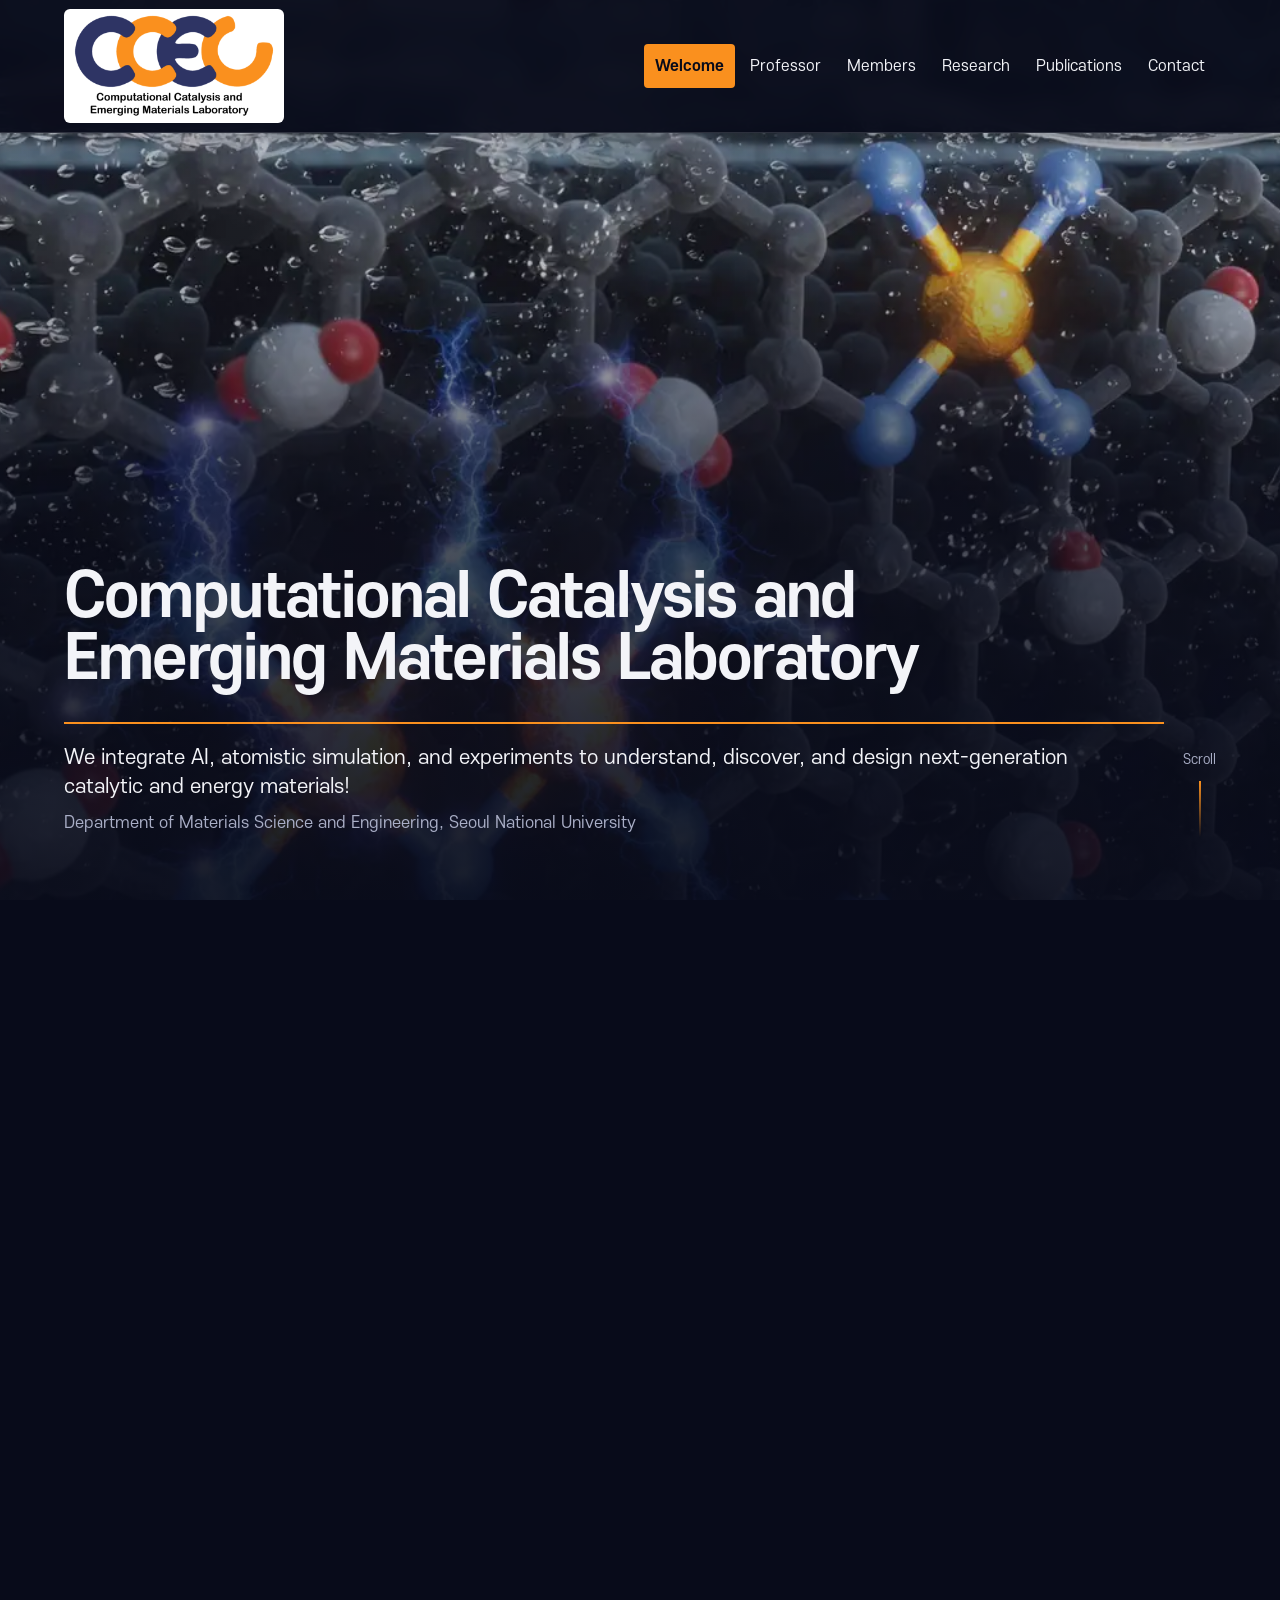
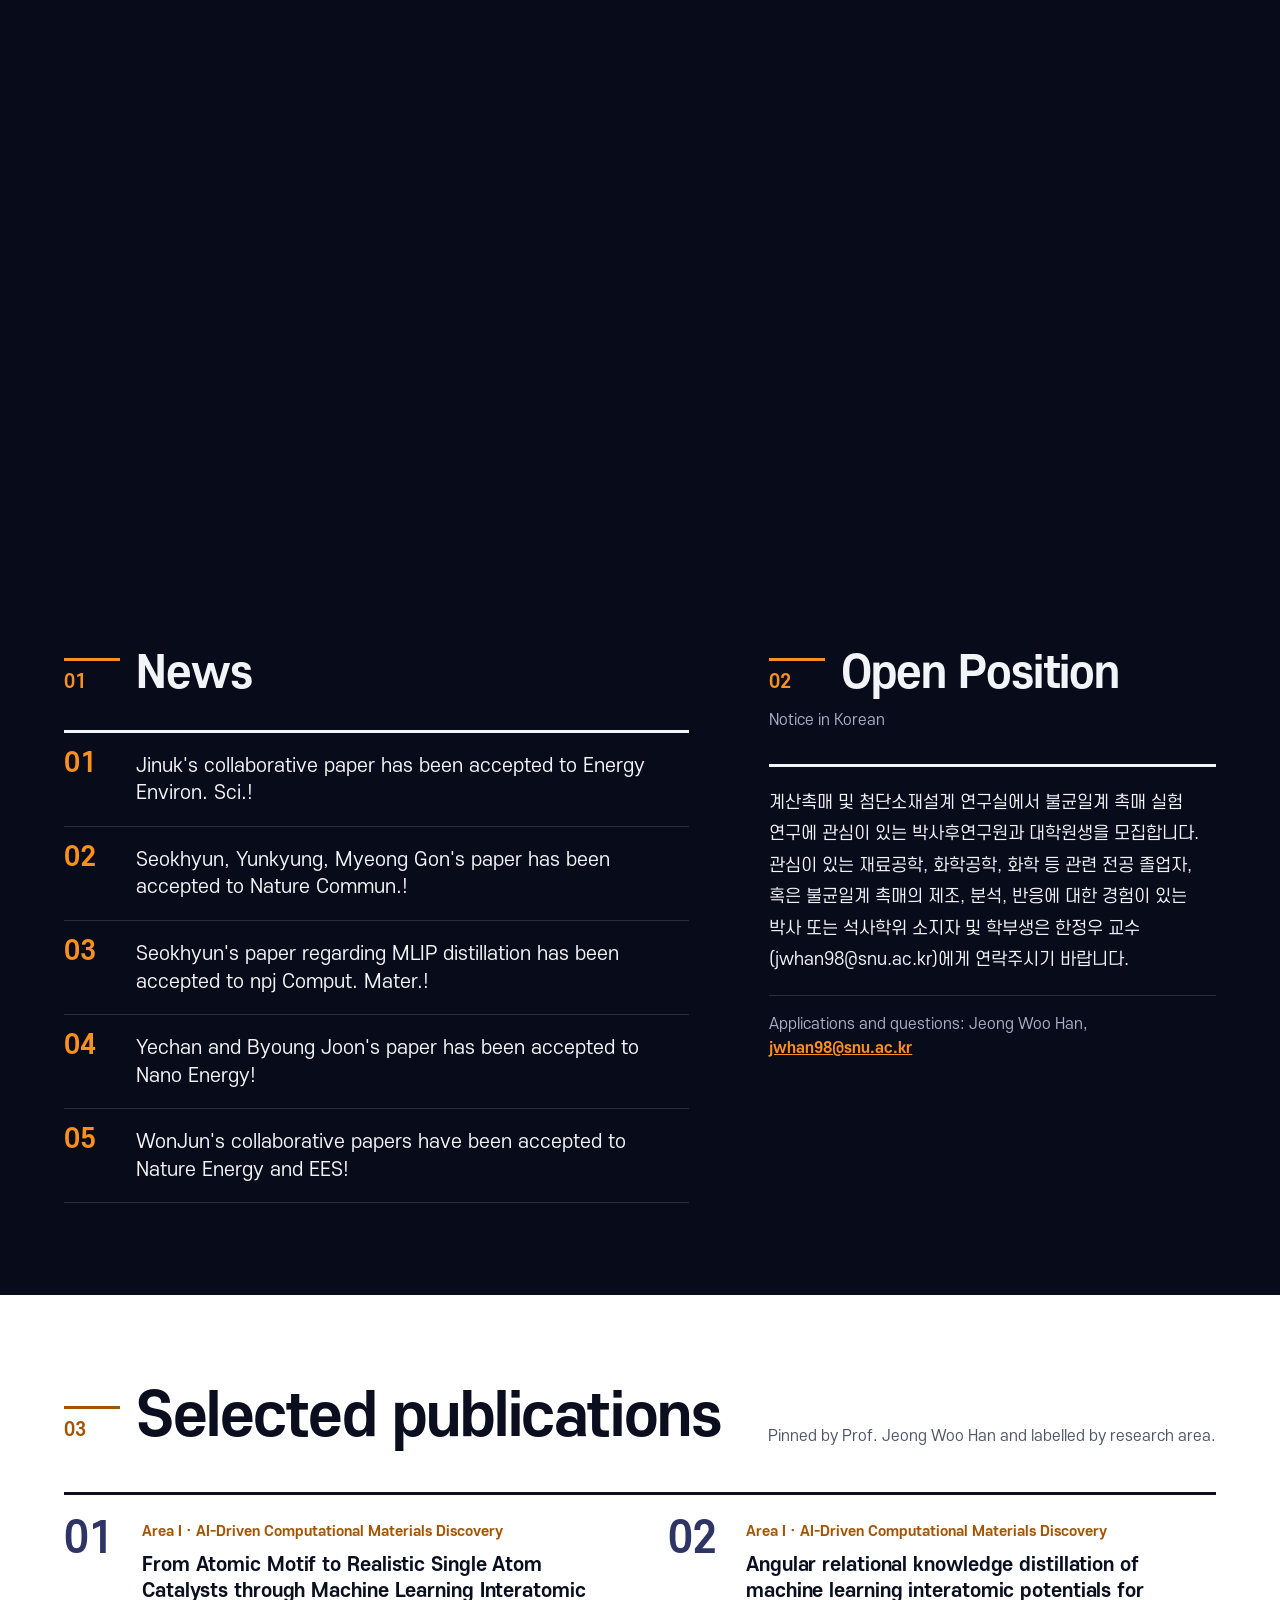
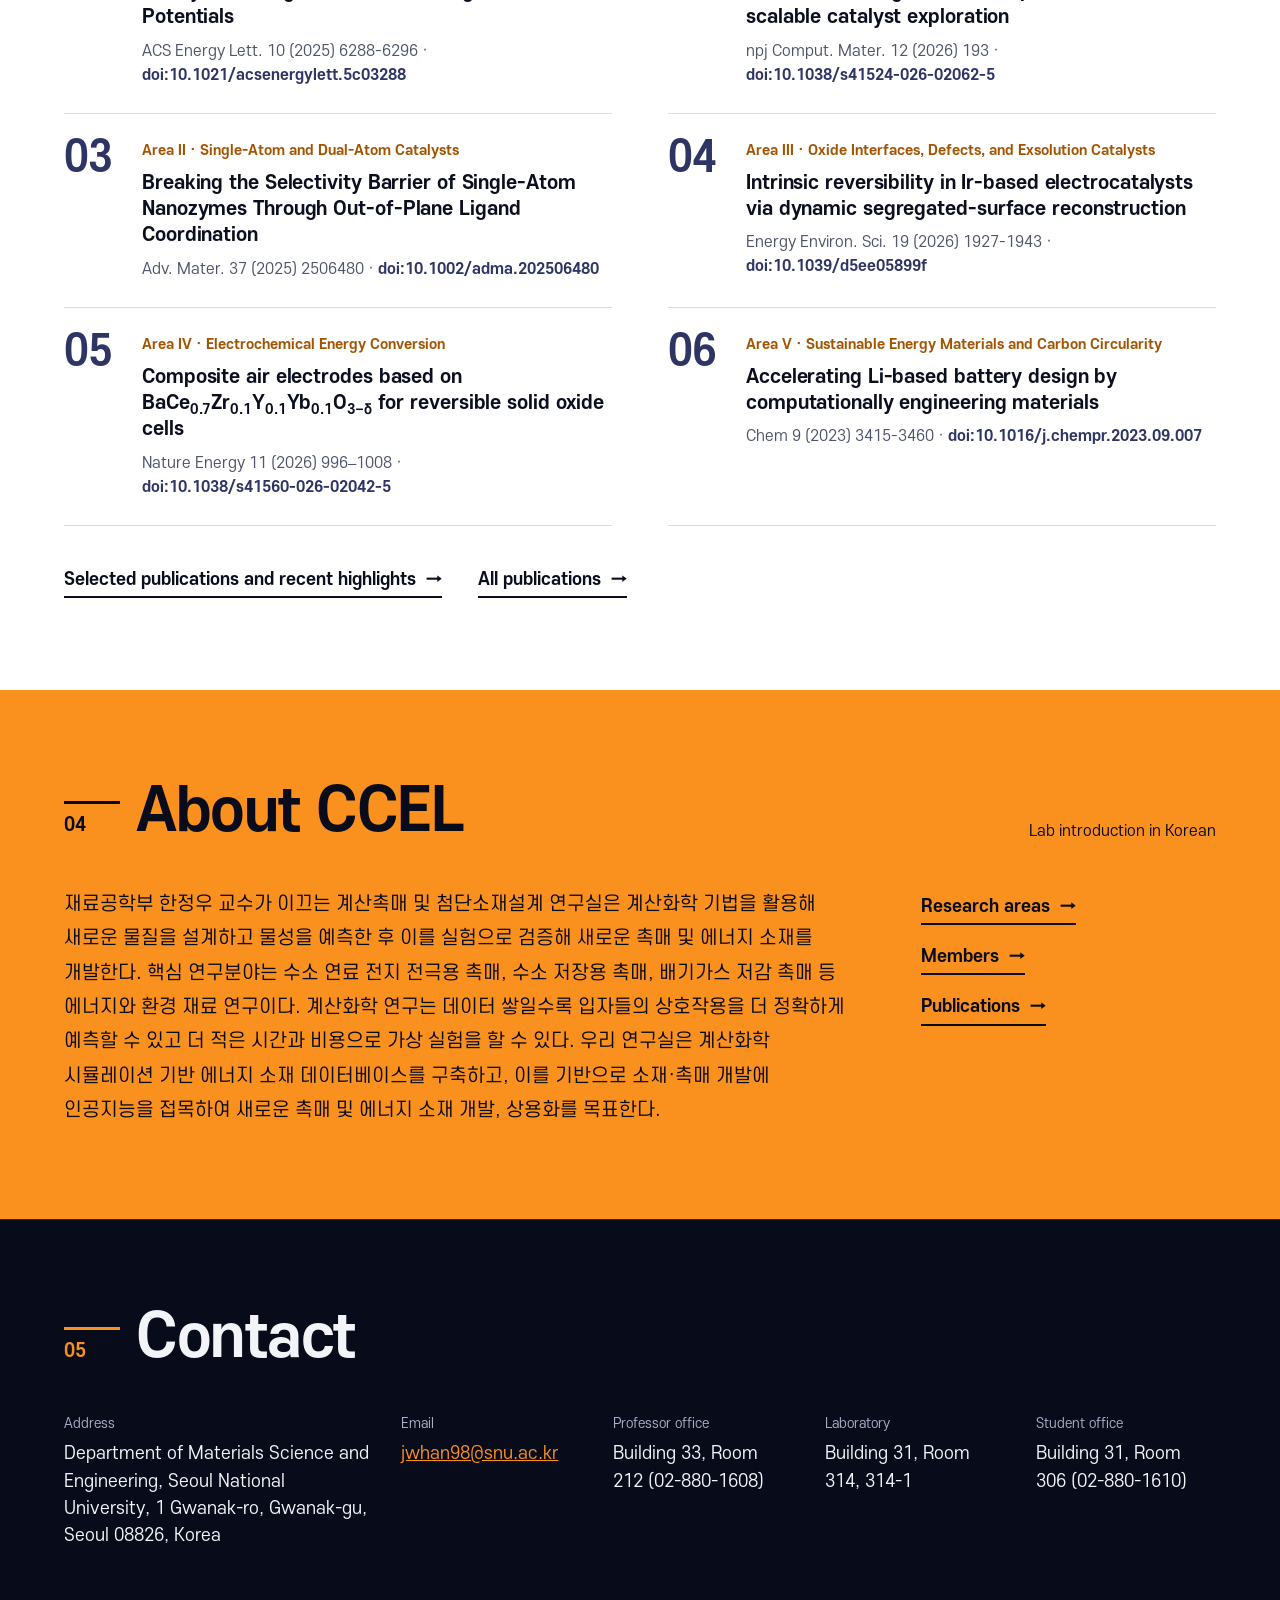
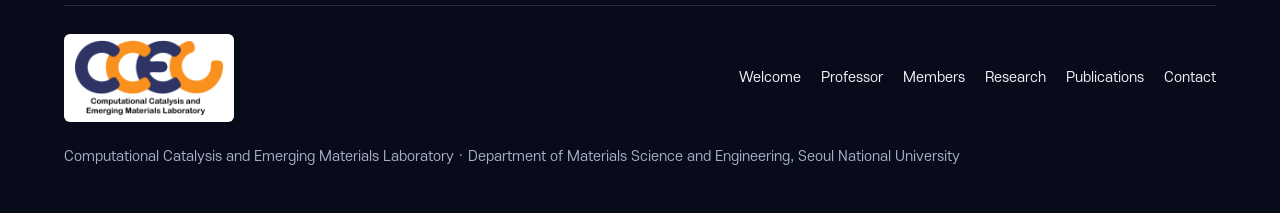
<file: index.html>
<!doctype html>
<html lang="en">
<head>
<meta name="robots" content="noindex, nofollow">
<meta charset="utf-8">
<meta name="viewport" content="width=device-width, initial-scale=1">
<title>CCEL · Seoul National University</title>
<link rel="preload" href="_shared/scroll/hero_poster.webp" as="image" fetchpriority="high">
<link rel="stylesheet" href="_shared/brand/brand.css">
<link rel="stylesheet" href="css/site.css">
</head>
<body>
<a class="skip" href="#main">Skip to content</a>

<header class="site-head">
  <div class="head-in">
    <a class="brand" href="index.html" aria-label="CCEL home"><span class="ccel-logo-plate"><img class="ccel-logo" src="_shared/img/logo2.png" alt="CCEL" width="200" height="102"></span></a>
    <button class="menu-btn" type="button" aria-expanded="false" aria-controls="site-nav"><span class="bars" aria-hidden="true"></span>Menu</button>
    <nav class="site-nav" id="site-nav" aria-label="Main">
      <ol>
        <li><a href="index.html" aria-current="page">Welcome</a></li>
        <li><a href="professor.html">Professor</a></li>
        <li><a href="members.html">Members</a></li>
        <li><a href="research.html">Research</a></li>
        <li><a href="publications.html">Publications</a></li>
        <li><a href="contact.html">Contact</a></li>
      </ol>
    </nav>
  </div>
</header>

<main id="main">
  <!-- scroll stage: the video carries no information; all text is DOM from window.CCEL.
       Phase A = lab name + tagline; phase B = the five research-area titles (links to research.html). No counts. -->
  <section class="stage" id="stage" aria-labelledby="hero-title">
    <div class="stage-pin">
      <img class="stage-poster" src="_shared/scroll/hero_poster.webp" alt="" width="1280" height="704" fetchpriority="high">
      <canvas class="stage-canvas" aria-hidden="true"></canvas>
      <div class="stage-scrim" aria-hidden="true"></div>
      <div class="stage-dim" aria-hidden="true"></div>
      <div class="stage-copy phase-a">
        <div class="wrap">
          <h1 class="hero-title" id="hero-title"></h1>
          <div class="hero-meta"><p class="hero-tag" id="hero-tag"></p><p class="hero-aff" id="hero-aff"></p></div>
        </div>
      </div>
      <div class="stage-copy phase-b" data-hidden>
        <div class="wrap">
          <p class="stage-label">Research areas</p>
          <ol class="area-index" id="area-index"></ol>
        </div>
      </div>
      <div class="stage-cue" aria-hidden="true"><span>Scroll</span><i></i></div>
    </div>
  </section>

  <div class="band dark news-band">
    <div class="wrap news-grid">
      <section id="news" aria-labelledby="news-h">
        <div class="sec-head">
          <div class="sec-label"><span class="sec-no">01</span><h2 class="sec-title" id="news-h">News</h2></div>
        </div>
        <ol class="news" id="news-list"></ol>
      </section>
      <section id="opening" aria-labelledby="opening-h">
        <div class="sec-head">
          <div class="sec-label"><span class="sec-no">02</span><h2 class="sec-title" id="opening-h">Open Position</h2></div>
          <p class="sec-aside">Notice in Korean</p>
        </div>
        <p class="ko opening-ko" lang="ko" id="opening-ko"></p>
        <p class="join-mail" id="join-mail"></p>
      </section>
    </div>
  </div>

  <section class="band light" id="publications" aria-labelledby="pubs-h">
    <div class="wrap">
      <div class="sec-head">
        <div class="sec-label"><span class="sec-no">03</span><h2 class="sec-title" id="pubs-h">Selected publications</h2></div>
        <p class="sec-aside" id="pins-aside"></p>
      </div>
      <ol class="pins-c" id="pins"></ol>
      <p class="pub-links"><a class="more" href="publications.html#selected">Selected publications and recent highlights</a><a class="more" href="publications.html">All publications</a></p>
    </div>
  </section>

  <section class="band accent" id="about" aria-labelledby="about-h">
    <div class="wrap">
      <div class="sec-head">
        <div class="sec-label"><span class="sec-no">04</span><h2 class="sec-title" id="about-h">About CCEL</h2></div>
        <p class="sec-aside">Lab introduction in Korean</p>
      </div>
      <div class="about-grid">
        <p class="ko about-ko" lang="ko" id="about-ko"></p>
        <ul class="about-links">
          <li><a class="more" href="research.html">Research areas</a></li>
          <li><a class="more" href="members.html">Members</a></li>
          <li><a class="more" href="publications.html">Publications</a></li>
        </ul>
      </div>
    </div>
  </section>
</main>

<footer class="site-foot" id="contact" aria-labelledby="contact-h">
  <div class="wrap">
    <div class="sec-head">
      <div class="sec-label"><span class="sec-no">05</span><h2 class="sec-title" id="contact-h">Contact</h2></div>
    </div>
    <dl class="contact-grid" id="contact-body"></dl>
    <div class="foot-base">
      <span class="ccel-logo-plate"><img class="ccel-logo" src="_shared/img/logo2.png" alt="CCEL" width="150" height="76" loading="lazy"></span>
      <nav aria-label="Footer"><ol>
        <li><a href="index.html">Welcome</a></li>
        <li><a href="professor.html">Professor</a></li>
        <li><a href="members.html">Members</a></li>
        <li><a href="research.html">Research</a></li>
        <li><a href="publications.html">Publications</a></li>
        <li><a href="contact.html">Contact</a></li>
      </ol></nav>
      <span id="foot-aff"></span>
    </div>
  </div>
</footer>

<script src="_shared/content.js"></script>
<script src="js/common.js"></script>
<script src="js/index.js"></script>
<script src="js/stage.js"></script>
</body>
</html>
</file>
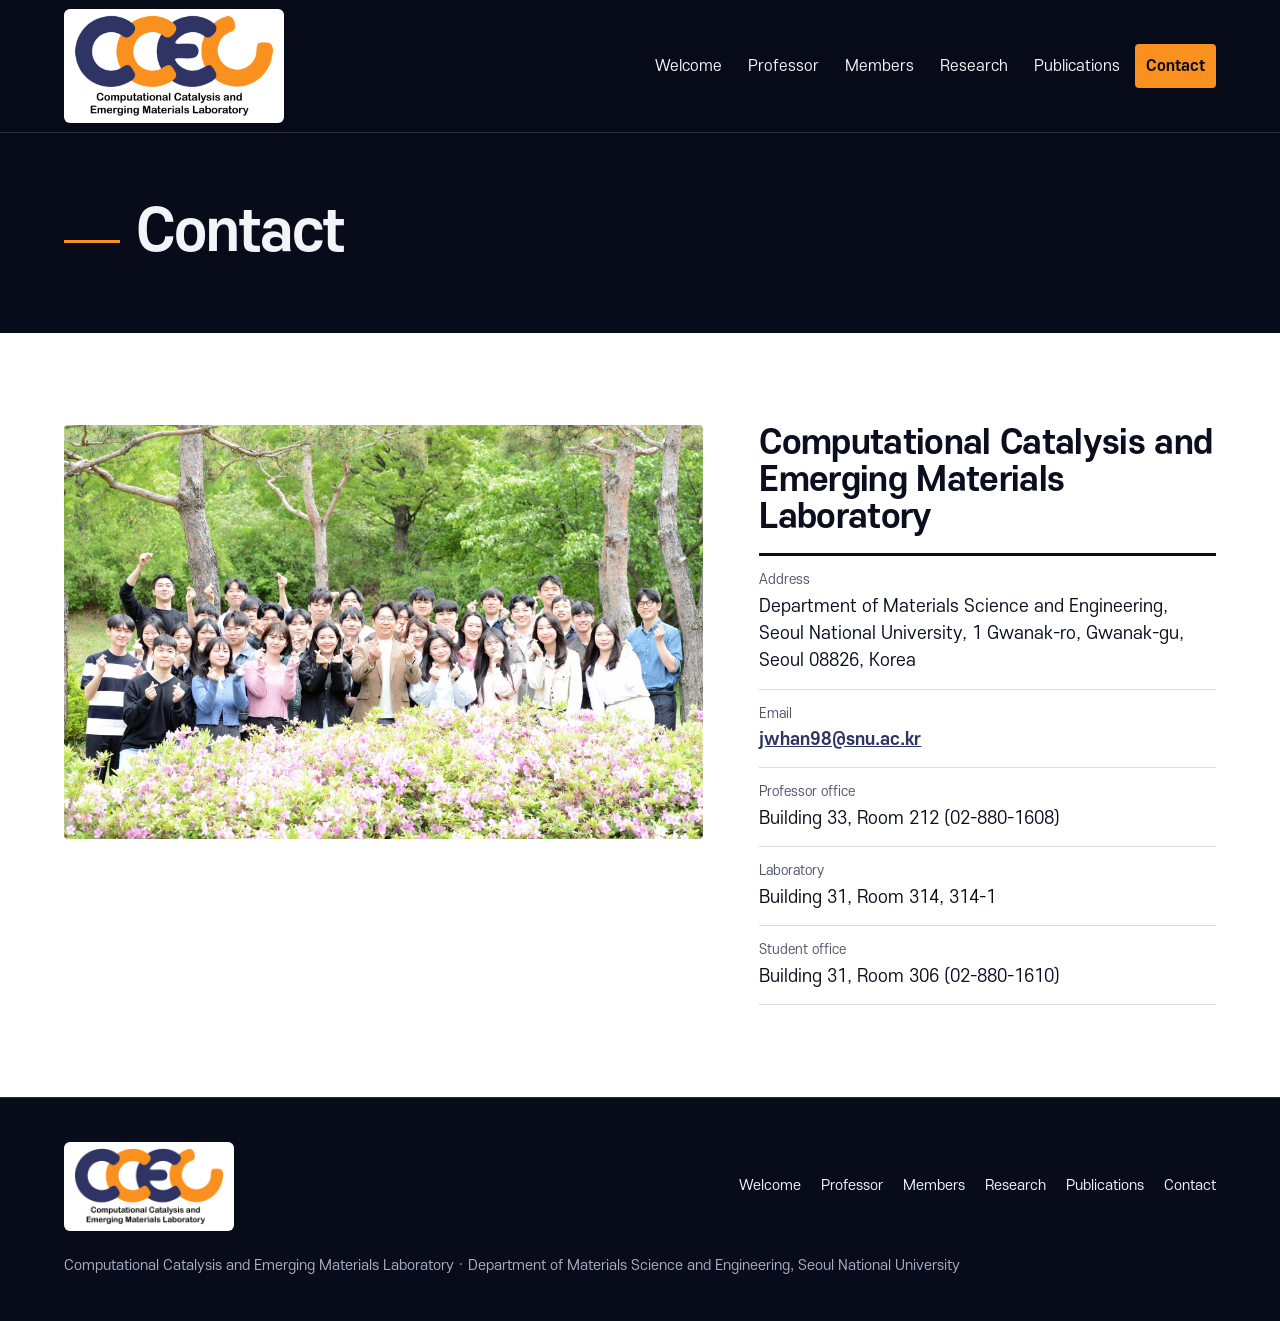
<file: contact.html>
<!doctype html>
<html lang="en">
<head>
<meta name="robots" content="noindex, nofollow">
<meta charset="utf-8">
<meta name="viewport" content="width=device-width, initial-scale=1">
<title>Contact · CCEL</title>
<link rel="stylesheet" href="_shared/brand/brand.css">
<link rel="stylesheet" href="css/site.css">
</head>
<body>
<a class="skip" href="#main">Skip to content</a>

<header class="site-head">
  <div class="head-in">
    <a class="brand" href="index.html" aria-label="CCEL home"><span class="ccel-logo-plate"><img class="ccel-logo" src="_shared/img/logo2.png" alt="CCEL" width="200" height="102"></span></a>
    <button class="menu-btn" type="button" aria-expanded="false" aria-controls="site-nav"><span class="bars" aria-hidden="true"></span>Menu</button>
    <nav class="site-nav" id="site-nav" aria-label="Main">
      <ol>
        <li><a href="index.html">Welcome</a></li>
        <li><a href="professor.html">Professor</a></li>
        <li><a href="members.html">Members</a></li>
        <li><a href="research.html">Research</a></li>
        <li><a href="publications.html">Publications</a></li>
        <li><a href="contact.html" aria-current="page">Contact</a></li>
      </ol>
    </nav>
  </div>
</header>

<main id="main">
  <section class="page-hero" aria-labelledby="page-h">
    <div class="wrap">
      <div class="sec-label"><span class="sec-no" aria-hidden="true"></span><h1 id="page-h">Contact</h1></div>
    </div>
  </section>

  <section class="band light contact-page" aria-labelledby="contact-lab">
    <div class="wrap contact-split">
      <figure class="contact-photo" id="contact-fig"><img id="contact-photo" alt="" width="6944" height="4496"></figure>
      <div class="contact-side">
        <h2 id="contact-lab"></h2>
        <dl class="contact-list" id="contact-list"></dl>
      </div>
    </div>
  </section>
</main>

<footer class="site-foot slim">
  <div class="wrap">
    <div class="foot-base">
      <span class="ccel-logo-plate"><img class="ccel-logo" src="_shared/img/logo2.png" alt="CCEL" width="150" height="76" loading="lazy"></span>
      <nav aria-label="Footer"><ol>
        <li><a href="index.html">Welcome</a></li>
        <li><a href="professor.html">Professor</a></li>
        <li><a href="members.html">Members</a></li>
        <li><a href="research.html">Research</a></li>
        <li><a href="publications.html">Publications</a></li>
        <li><a href="contact.html">Contact</a></li>
      </ol></nav>
      <span id="foot-aff"></span>
    </div>
  </div>
</footer>

<script src="_shared/content.js"></script>
<script src="js/common.js"></script>
<script src="js/contact.js"></script>
</body>
</html>
</file>
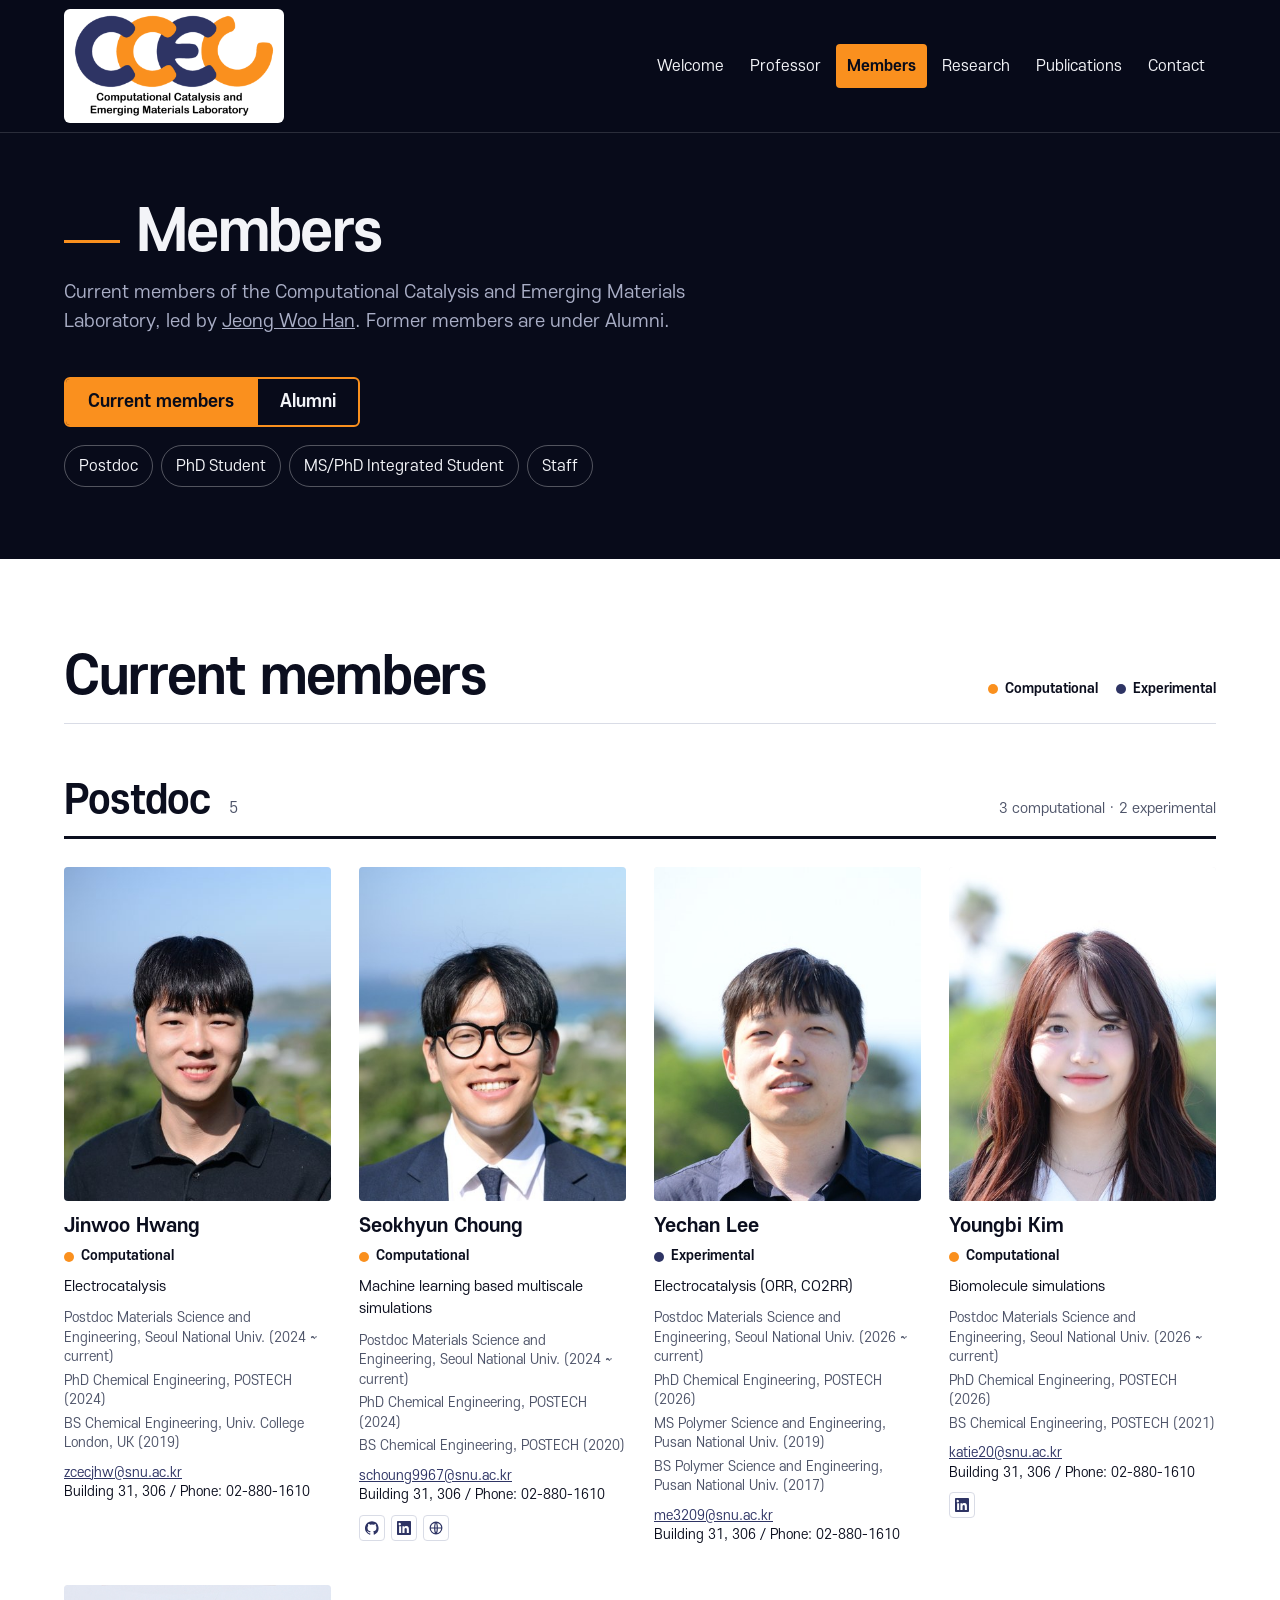
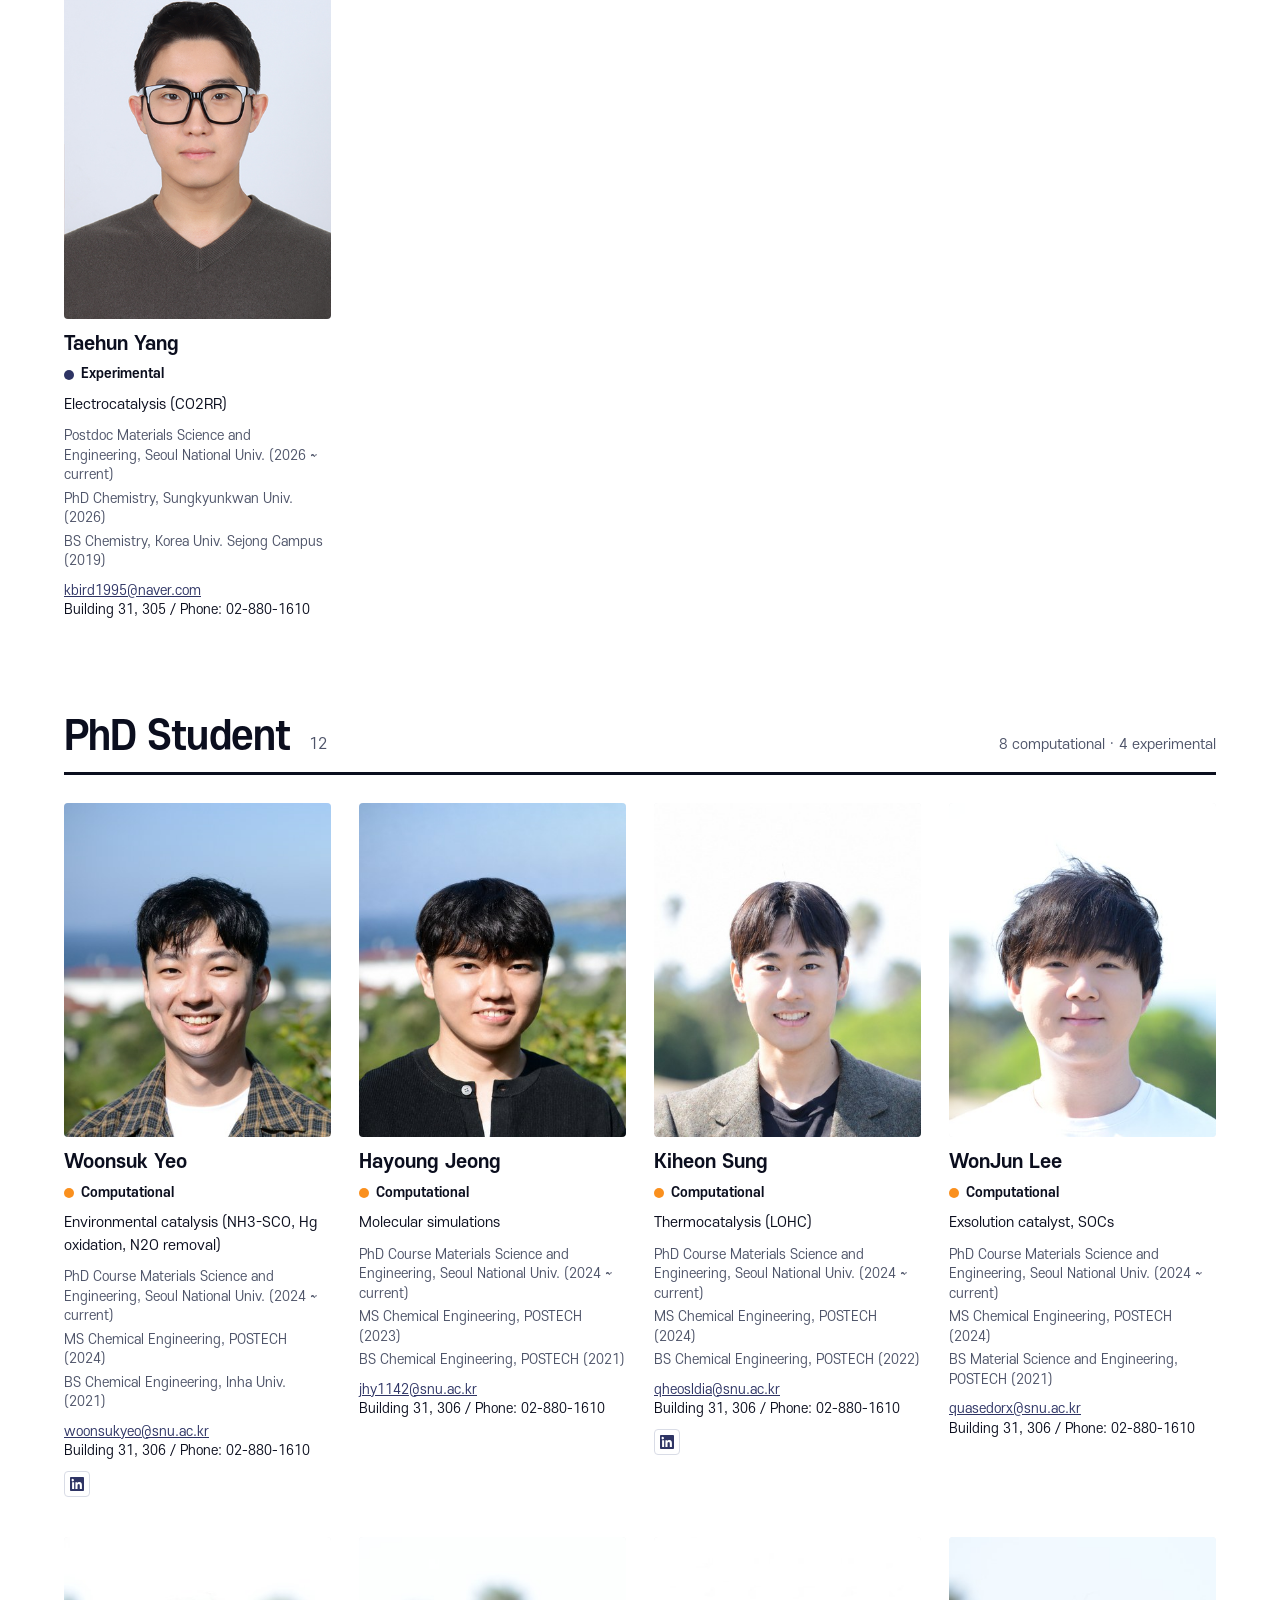
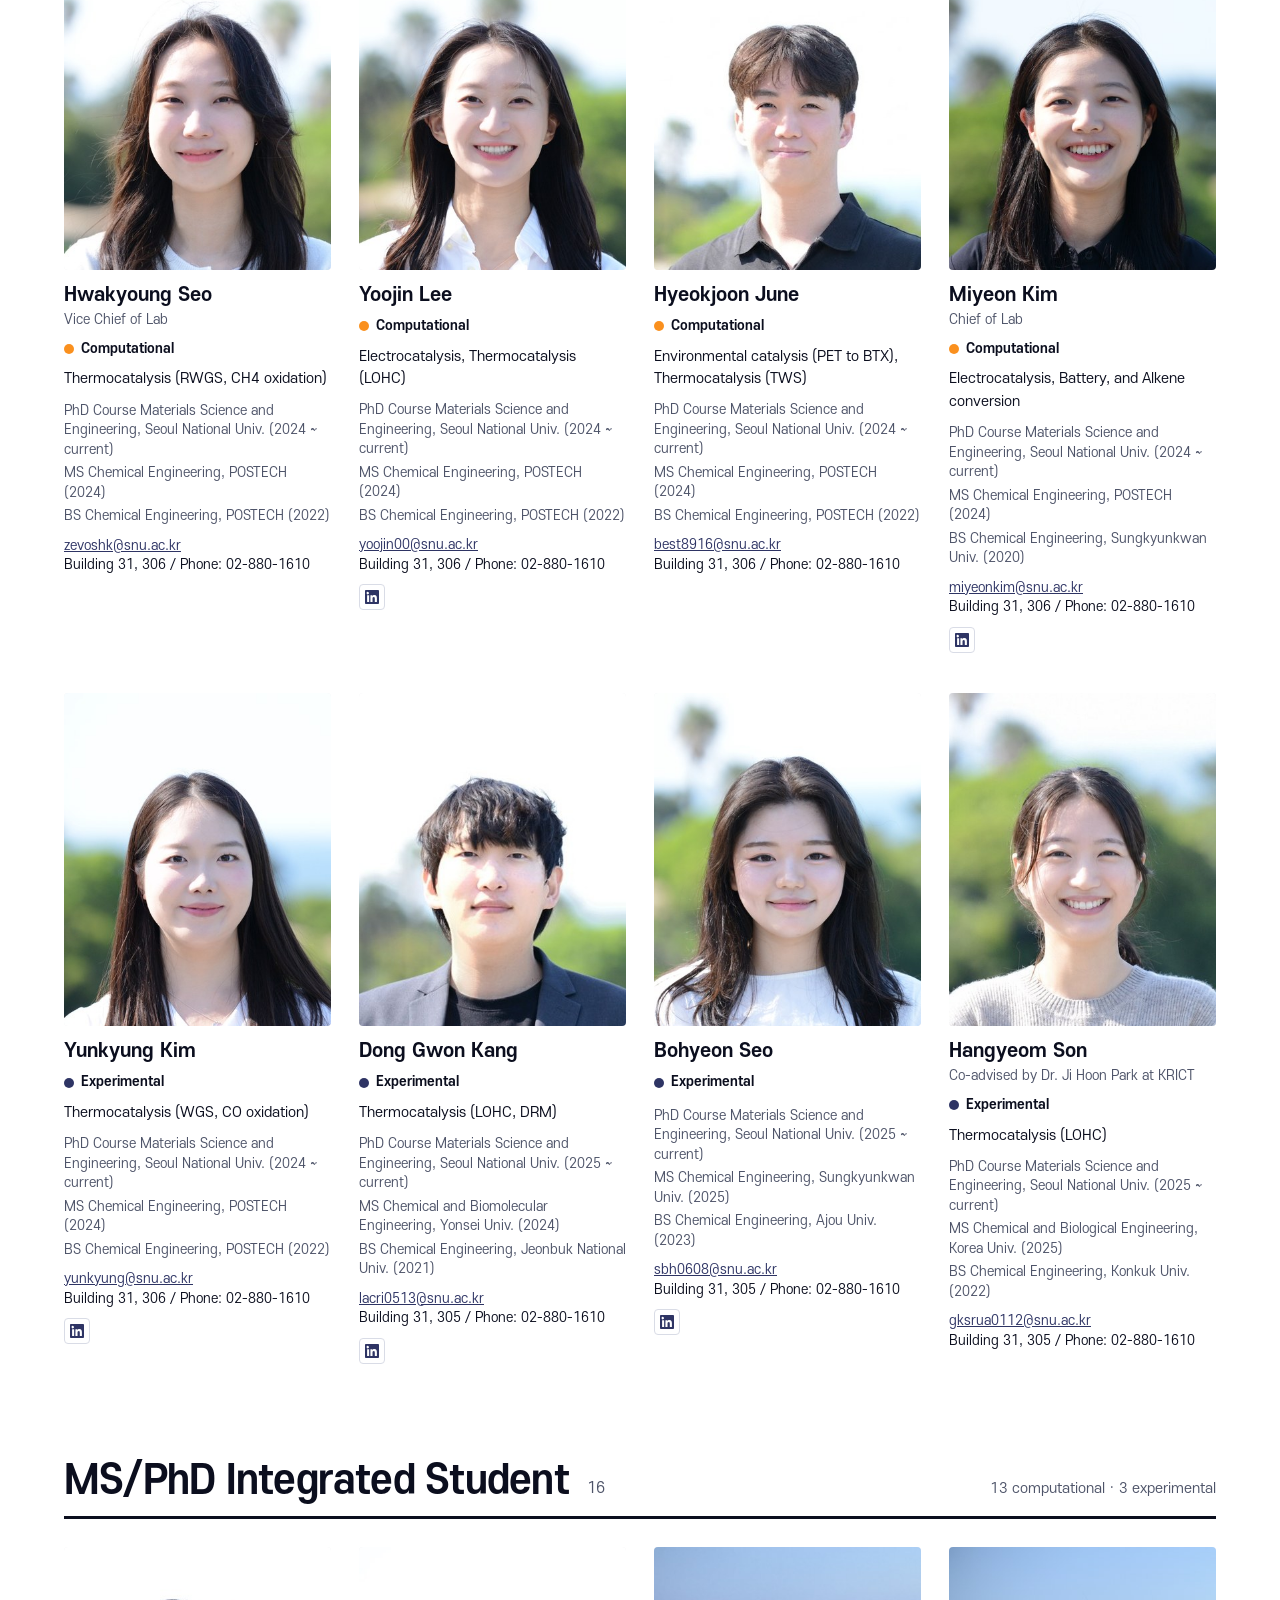
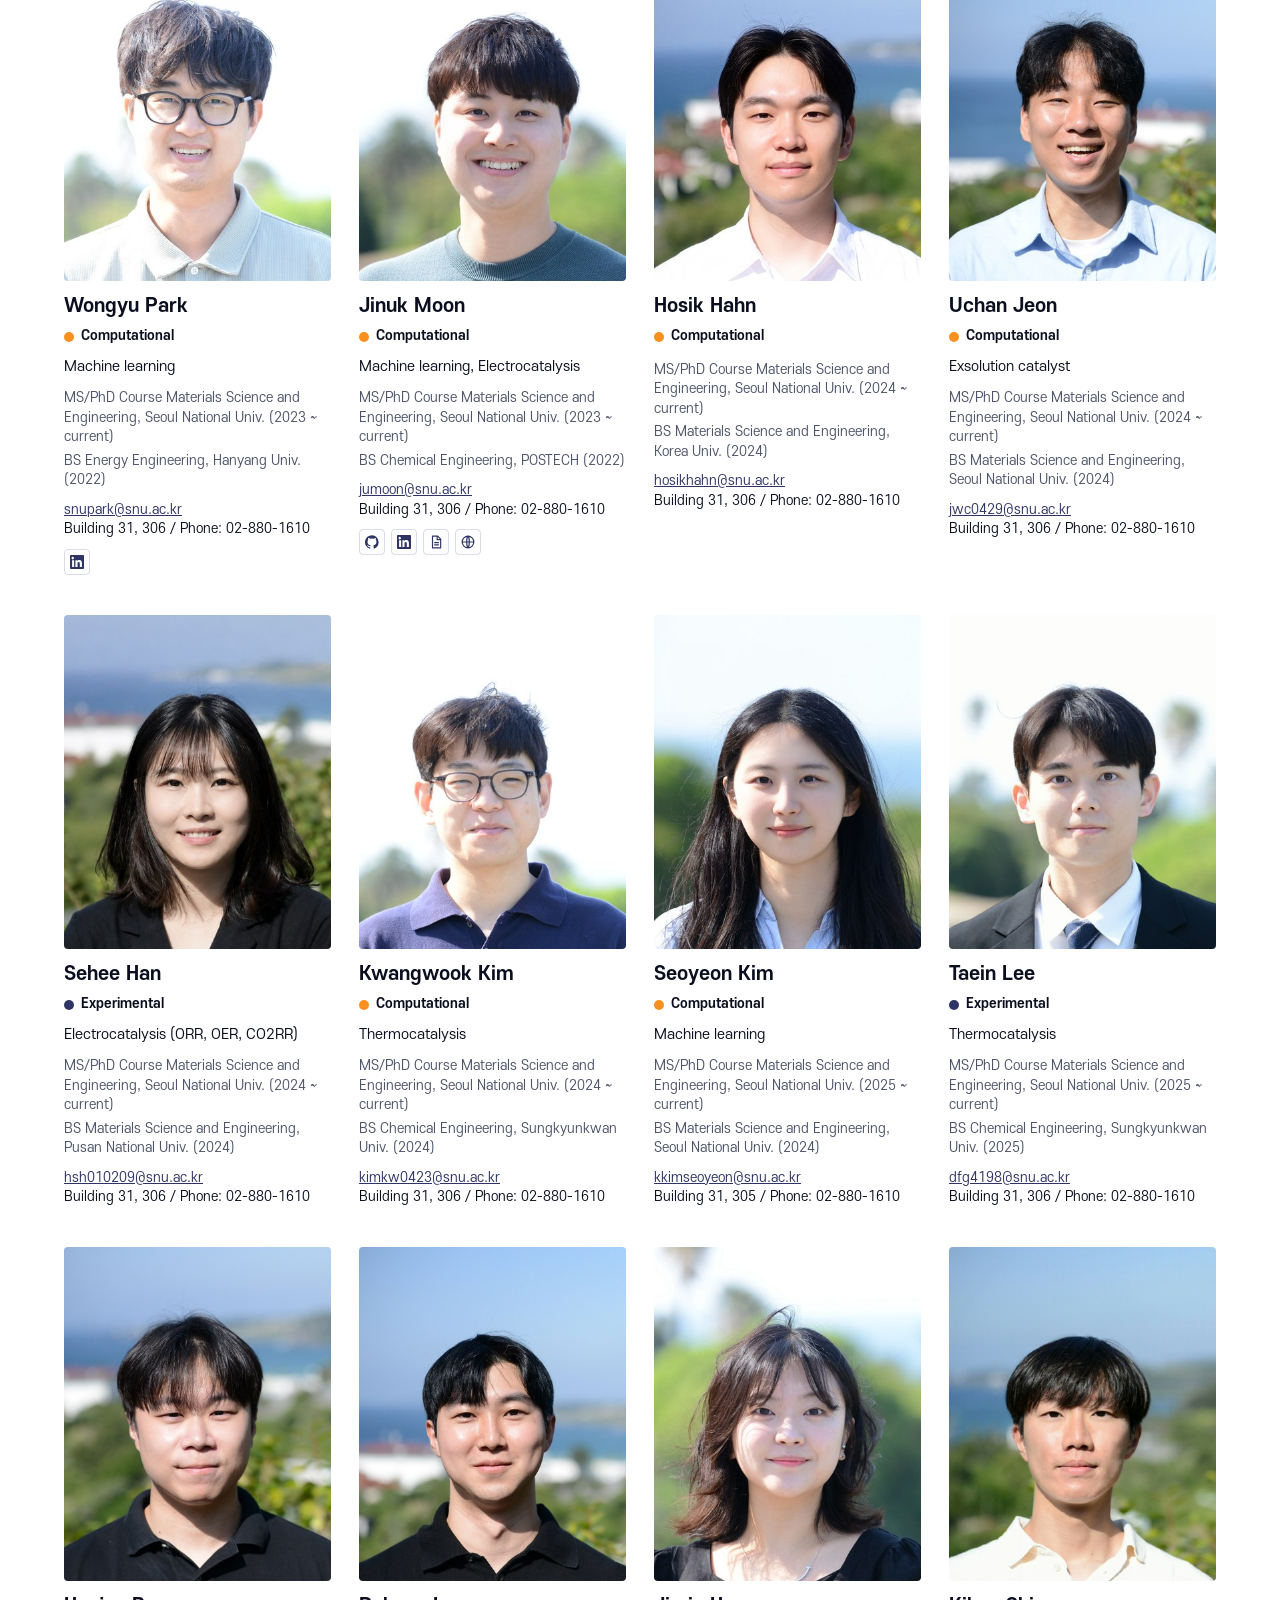
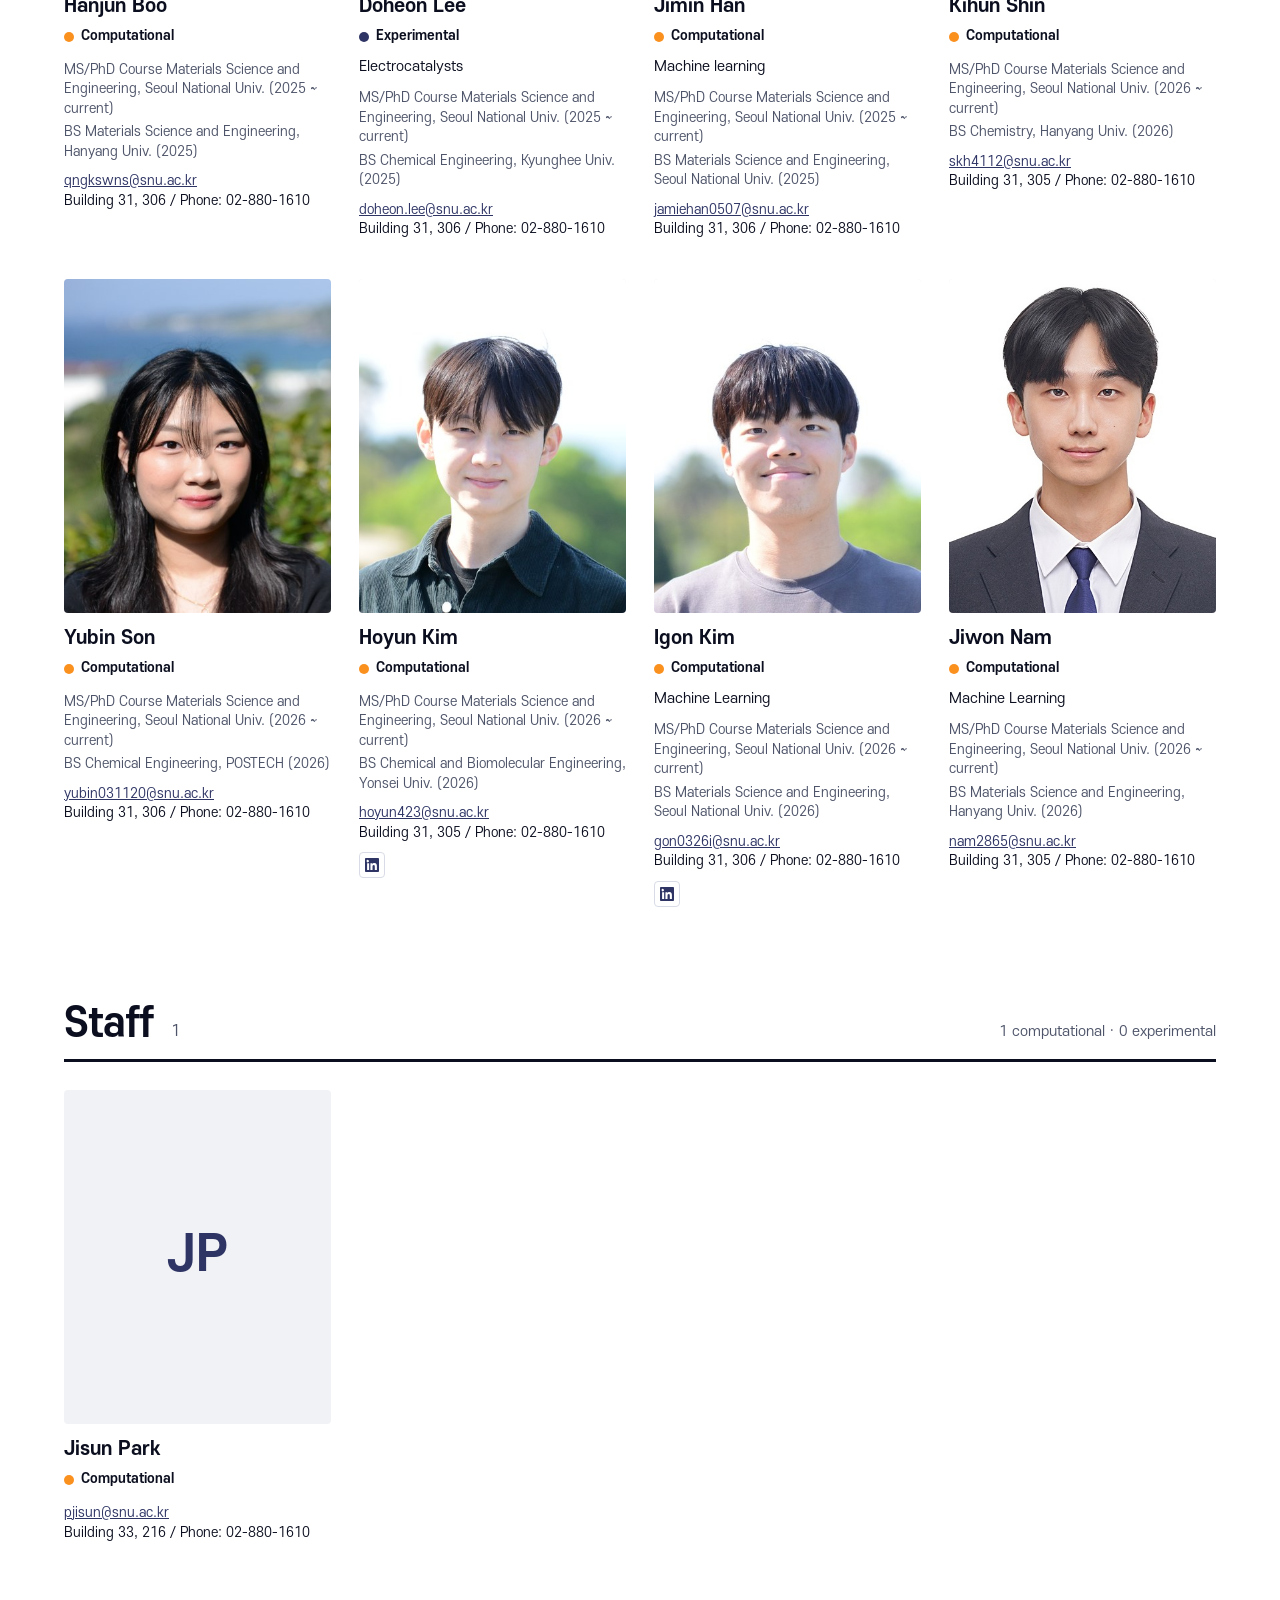
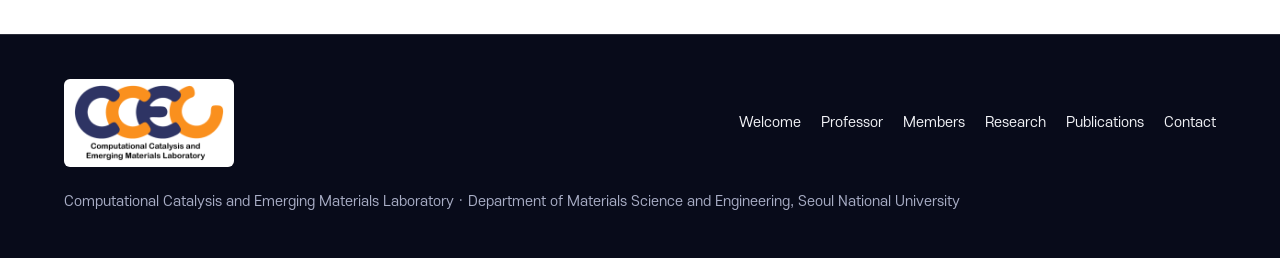
<file: members.html>
<!doctype html>
<html lang="en">
<head>
<meta name="robots" content="noindex, nofollow">
<meta charset="utf-8">
<meta name="viewport" content="width=device-width, initial-scale=1">
<title>Members · CCEL</title>
<link rel="stylesheet" href="_shared/brand/brand.css">
<link rel="stylesheet" href="css/site.css">
</head>
<body>
<a class="skip" href="#main">Skip to content</a>

<header class="site-head">
  <div class="head-in">
    <a class="brand" href="index.html" aria-label="CCEL home"><span class="ccel-logo-plate"><img class="ccel-logo" src="_shared/img/logo2.png" alt="CCEL" width="200" height="102"></span></a>
    <button class="menu-btn" type="button" aria-expanded="false" aria-controls="site-nav"><span class="bars" aria-hidden="true"></span>Menu</button>
    <nav class="site-nav" id="site-nav" aria-label="Main">
      <ol>
        <li><a href="index.html">Welcome</a></li>
        <li><a href="professor.html">Professor</a></li>
        <li><a href="members.html" aria-current="page">Members</a></li>
        <li><a href="research.html">Research</a></li>
        <li><a href="publications.html">Publications</a></li>
        <li><a href="contact.html">Contact</a></li>
      </ol>
    </nav>
  </div>
</header>

<main id="main">
  <section class="page-hero" aria-labelledby="page-h">
    <div class="wrap">
      <div class="sec-label"><span class="sec-no" aria-hidden="true"></span><h1 id="page-h">Members</h1></div>
      <p class="lead" id="lead"></p>
      <div class="view-bar">
        <nav class="viewswitch" aria-label="Members or alumni">
          <a href="#members" data-view="members">Current members</a><a href="#alumni" data-view="alumni">Alumni</a>
        </nav>
        <nav class="subnav" id="jump-members" aria-label="Current member groups"></nav>
        <nav class="subnav" id="jump-alumni" aria-label="Alumni groups" hidden></nav>
      </div>
    </div>
  </section>

  <section class="band light view" id="members" aria-labelledby="members-h">
    <div class="wrap">
      <div class="view-head"><h2 id="members-h">Current members</h2><p class="legend8" id="legend-m"></p></div>
      <div id="member-groups"></div>
    </div>
  </section>

  <section class="band light-2 view" id="alumni" aria-labelledby="alumni-h" hidden>
    <div class="wrap">
      <div class="view-head"><h2 id="alumni-h">Alumni</h2><span class="c num" id="alumni-n"></span><span class="split" id="alumni-split"></span><p class="legend8" id="legend-a"></p></div>
      <div id="alumni-groups"></div>
      <p class="back-row"><a class="more" href="#members" data-view="members">Back to current members</a></p>
    </div>
  </section>
</main>

<footer class="site-foot slim">
  <div class="wrap">
    <div class="foot-base">
      <span class="ccel-logo-plate"><img class="ccel-logo" src="_shared/img/logo2.png" alt="CCEL" width="150" height="76" loading="lazy"></span>
      <nav aria-label="Footer"><ol>
        <li><a href="index.html">Welcome</a></li>
        <li><a href="professor.html">Professor</a></li>
        <li><a href="members.html">Members</a></li>
        <li><a href="research.html">Research</a></li>
        <li><a href="publications.html">Publications</a></li>
        <li><a href="contact.html">Contact</a></li>
      </ol></nav>
      <span id="foot-aff"></span>
    </div>
  </div>
</footer>

<script src="_shared/content.js"></script>
<script src="js/common.js"></script>
<script src="js/members.js"></script>
</body>
</html>
</file>
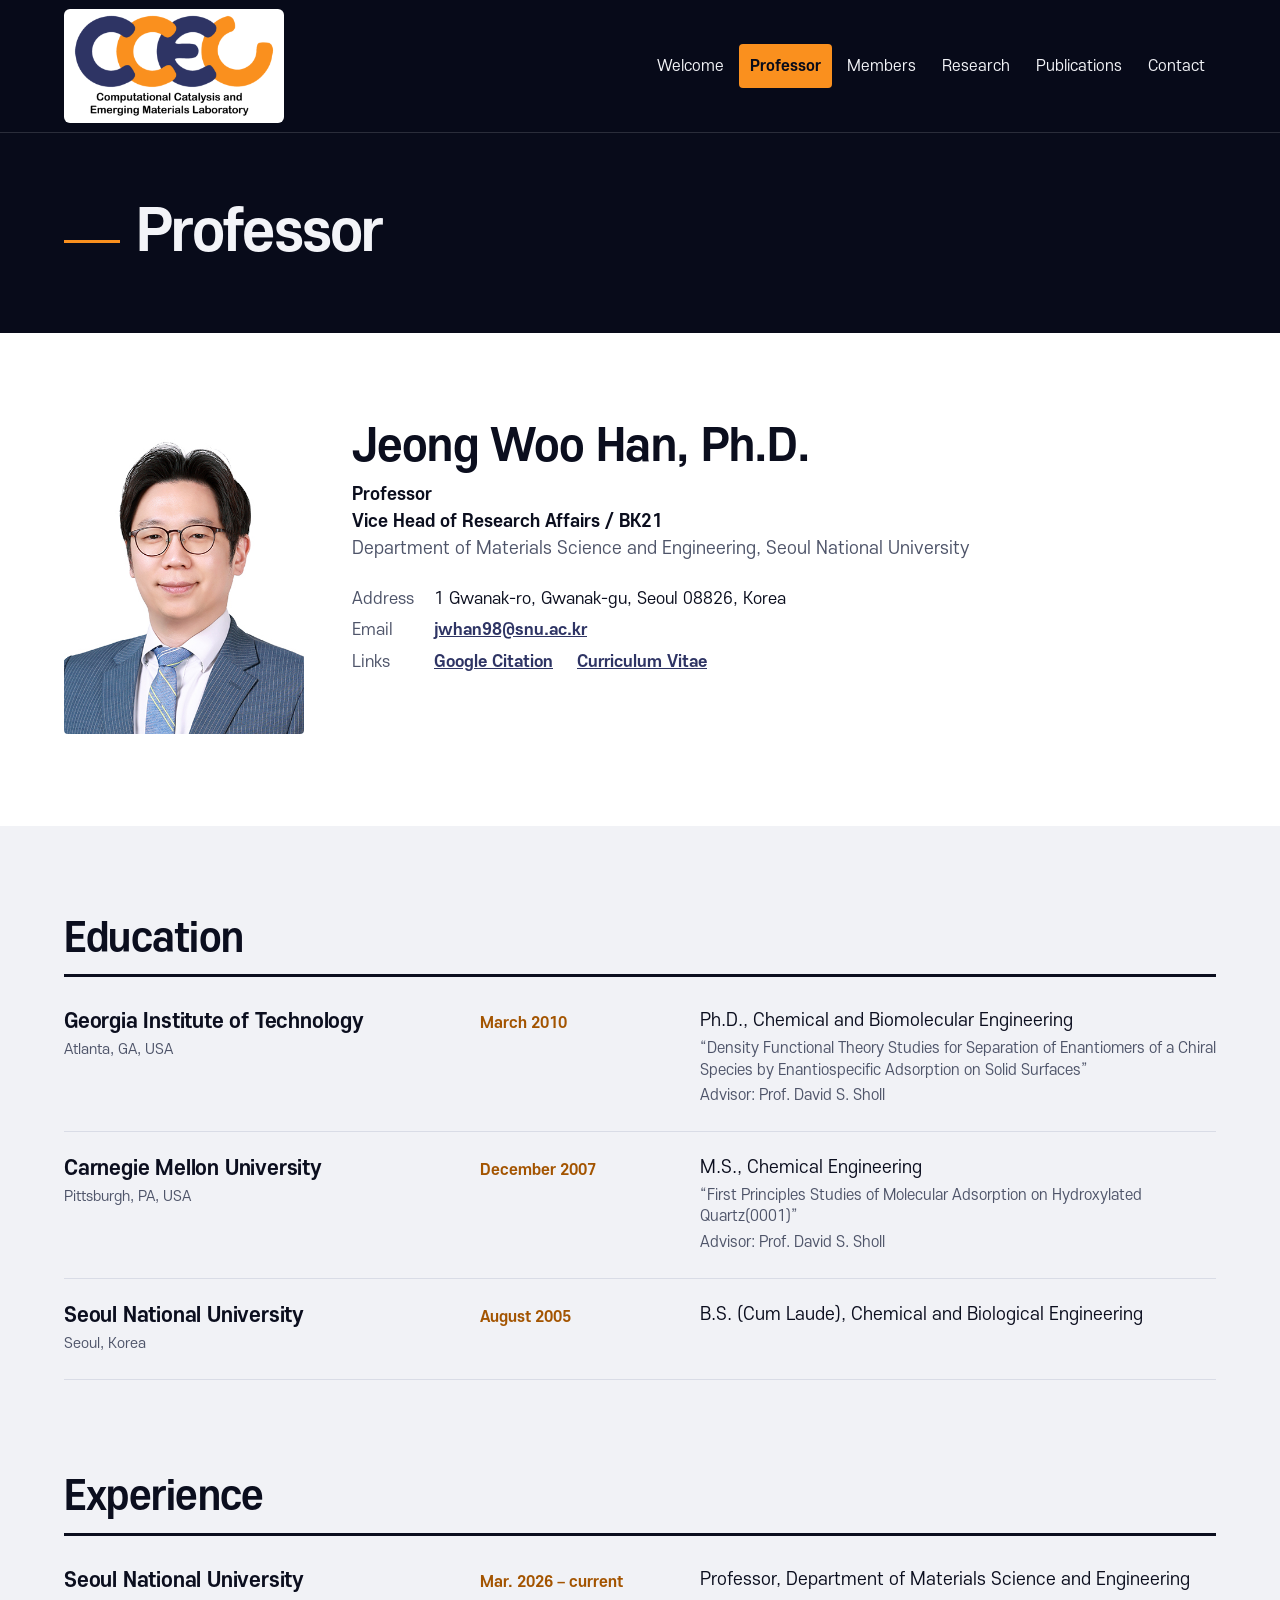
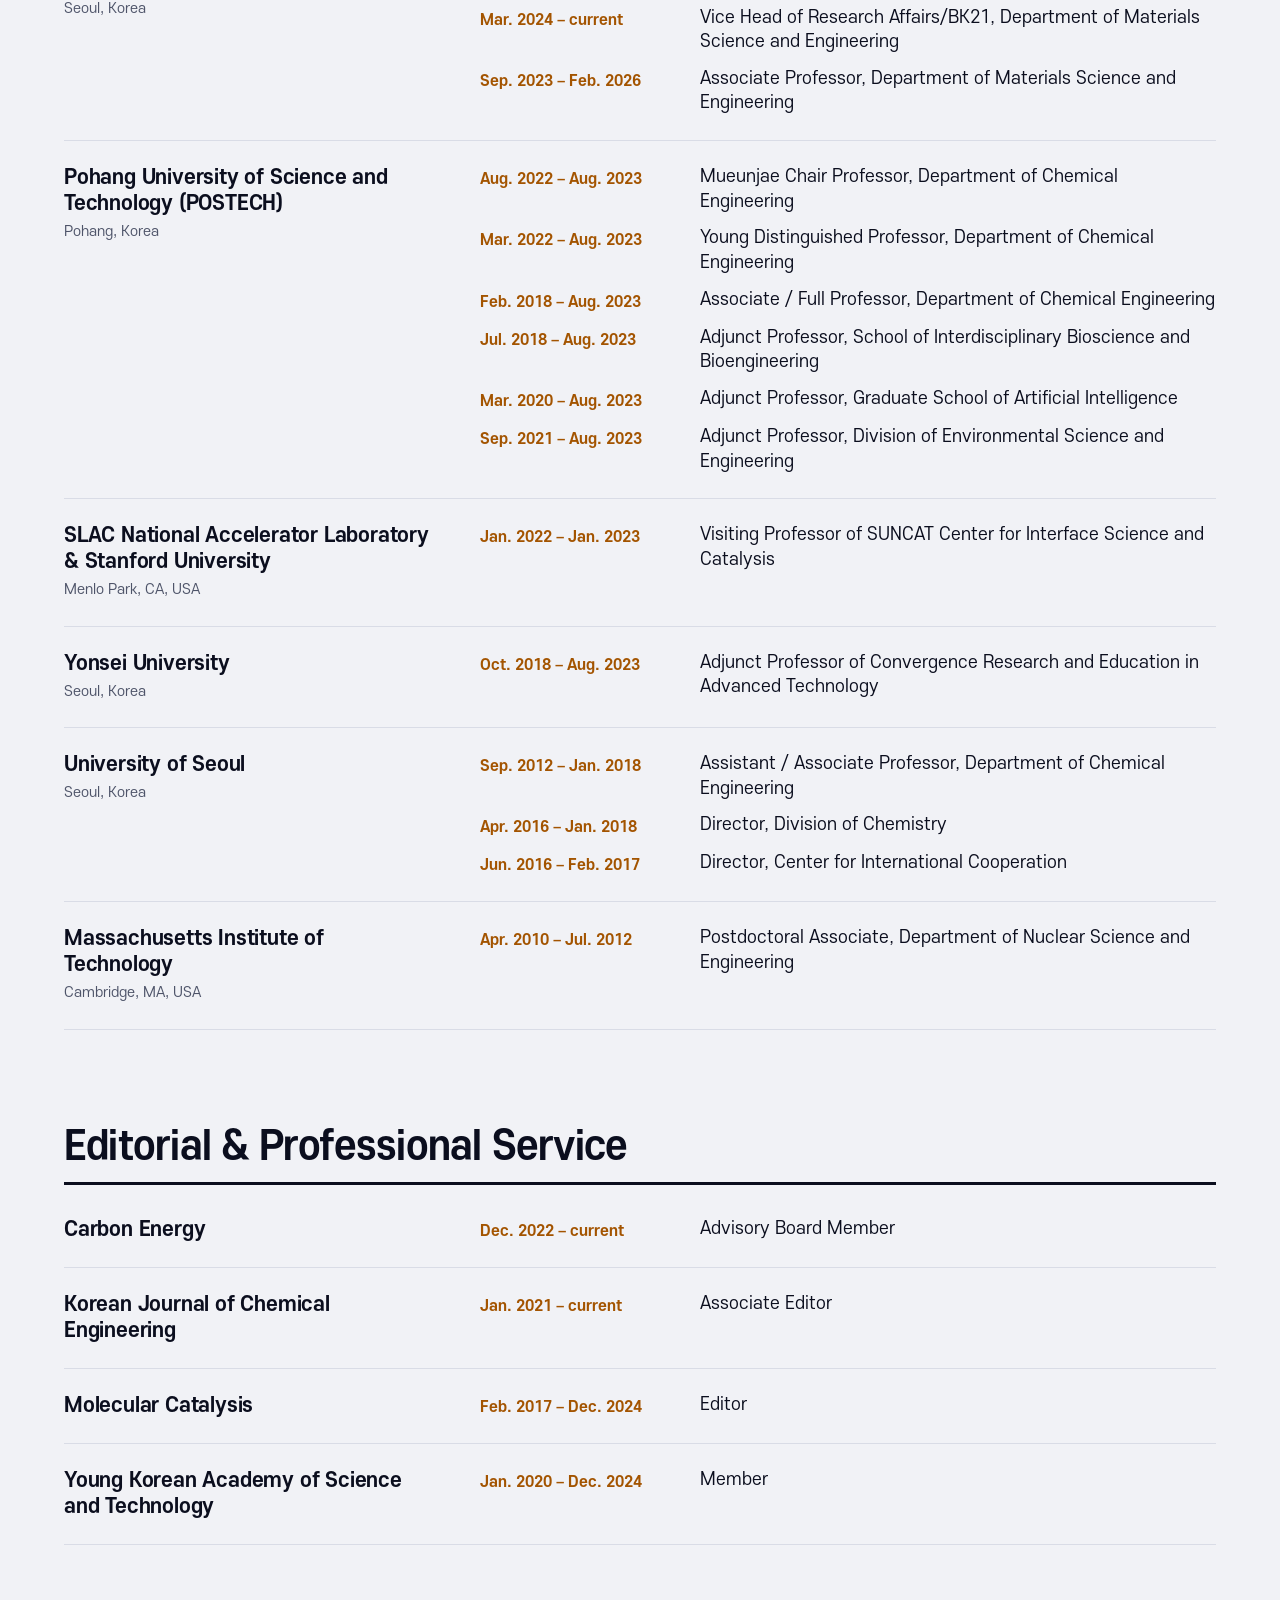
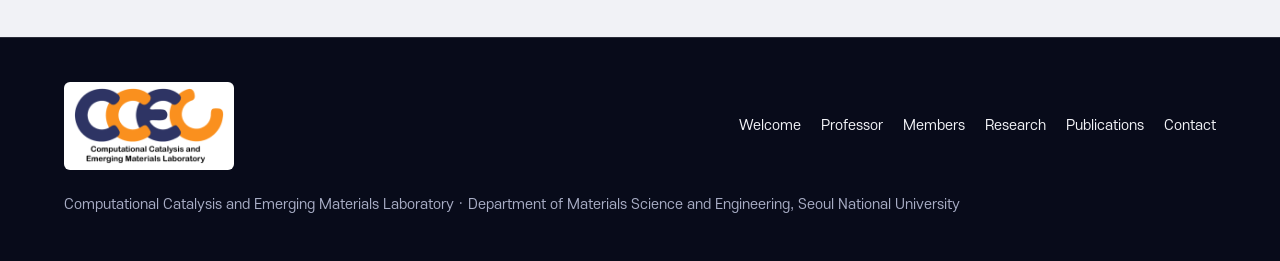
<file: professor.html>
<!doctype html>
<html lang="en">
<head>
<meta name="robots" content="noindex, nofollow">
<meta charset="utf-8">
<meta name="viewport" content="width=device-width, initial-scale=1">
<title>Professor · CCEL</title>
<link rel="stylesheet" href="_shared/brand/brand.css">
<link rel="stylesheet" href="css/site.css">
</head>
<body>
<a class="skip" href="#main">Skip to content</a>

<header class="site-head">
  <div class="head-in">
    <a class="brand" href="index.html" aria-label="CCEL home"><span class="ccel-logo-plate"><img class="ccel-logo" src="_shared/img/logo2.png" alt="CCEL" width="200" height="102"></span></a>
    <button class="menu-btn" type="button" aria-expanded="false" aria-controls="site-nav"><span class="bars" aria-hidden="true"></span>Menu</button>
    <nav class="site-nav" id="site-nav" aria-label="Main">
      <ol>
        <li><a href="index.html">Welcome</a></li>
        <li><a href="professor.html" aria-current="page">Professor</a></li>
        <li><a href="members.html">Members</a></li>
        <li><a href="research.html">Research</a></li>
        <li><a href="publications.html">Publications</a></li>
        <li><a href="contact.html">Contact</a></li>
      </ol>
    </nav>
  </div>
</header>

<main id="main">
  <section class="page-hero" aria-labelledby="page-h">
    <div class="wrap">
      <div class="sec-label"><span class="sec-no" aria-hidden="true"></span><h1 id="page-h">Professor</h1></div>
    </div>
  </section>

  <section class="band light" aria-labelledby="prof-h">
    <div class="wrap"><div class="prof-full" id="prof-full"></div></div>
  </section>

  <section class="band light-2 cv-band" aria-label="Education, experience and service">
    <div class="wrap">
      <section class="cv-block anchor" id="education" aria-labelledby="edu-h">
        <div class="grp-head"><h2 id="edu-h">Education</h2></div>
        <ol class="cv-list" id="edu-list"></ol>
      </section>
      <section class="cv-block anchor" id="experience" aria-labelledby="exp-h">
        <div class="grp-head"><h2 id="exp-h">Experience</h2></div>
        <ol class="cv-list" id="exp-list"></ol>
      </section>
      <section class="cv-block anchor" id="service" aria-labelledby="svc-h">
        <div class="grp-head"><h2 id="svc-h">Editorial &amp; Professional Service</h2></div>
        <ol class="cv-list" id="svc-list"></ol>
      </section>
    </div>
  </section>
</main>

<footer class="site-foot slim">
  <div class="wrap">
    <div class="foot-base">
      <span class="ccel-logo-plate"><img class="ccel-logo" src="_shared/img/logo2.png" alt="CCEL" width="150" height="76" loading="lazy"></span>
      <nav aria-label="Footer"><ol>
        <li><a href="index.html">Welcome</a></li>
        <li><a href="professor.html">Professor</a></li>
        <li><a href="members.html">Members</a></li>
        <li><a href="research.html">Research</a></li>
        <li><a href="publications.html">Publications</a></li>
        <li><a href="contact.html">Contact</a></li>
      </ol></nav>
      <span id="foot-aff"></span>
    </div>
  </div>
</footer>

<script src="_shared/content.js"></script>
<script src="js/common.js"></script>
<script src="js/professor.js"></script>
</body>
</html>
</file>
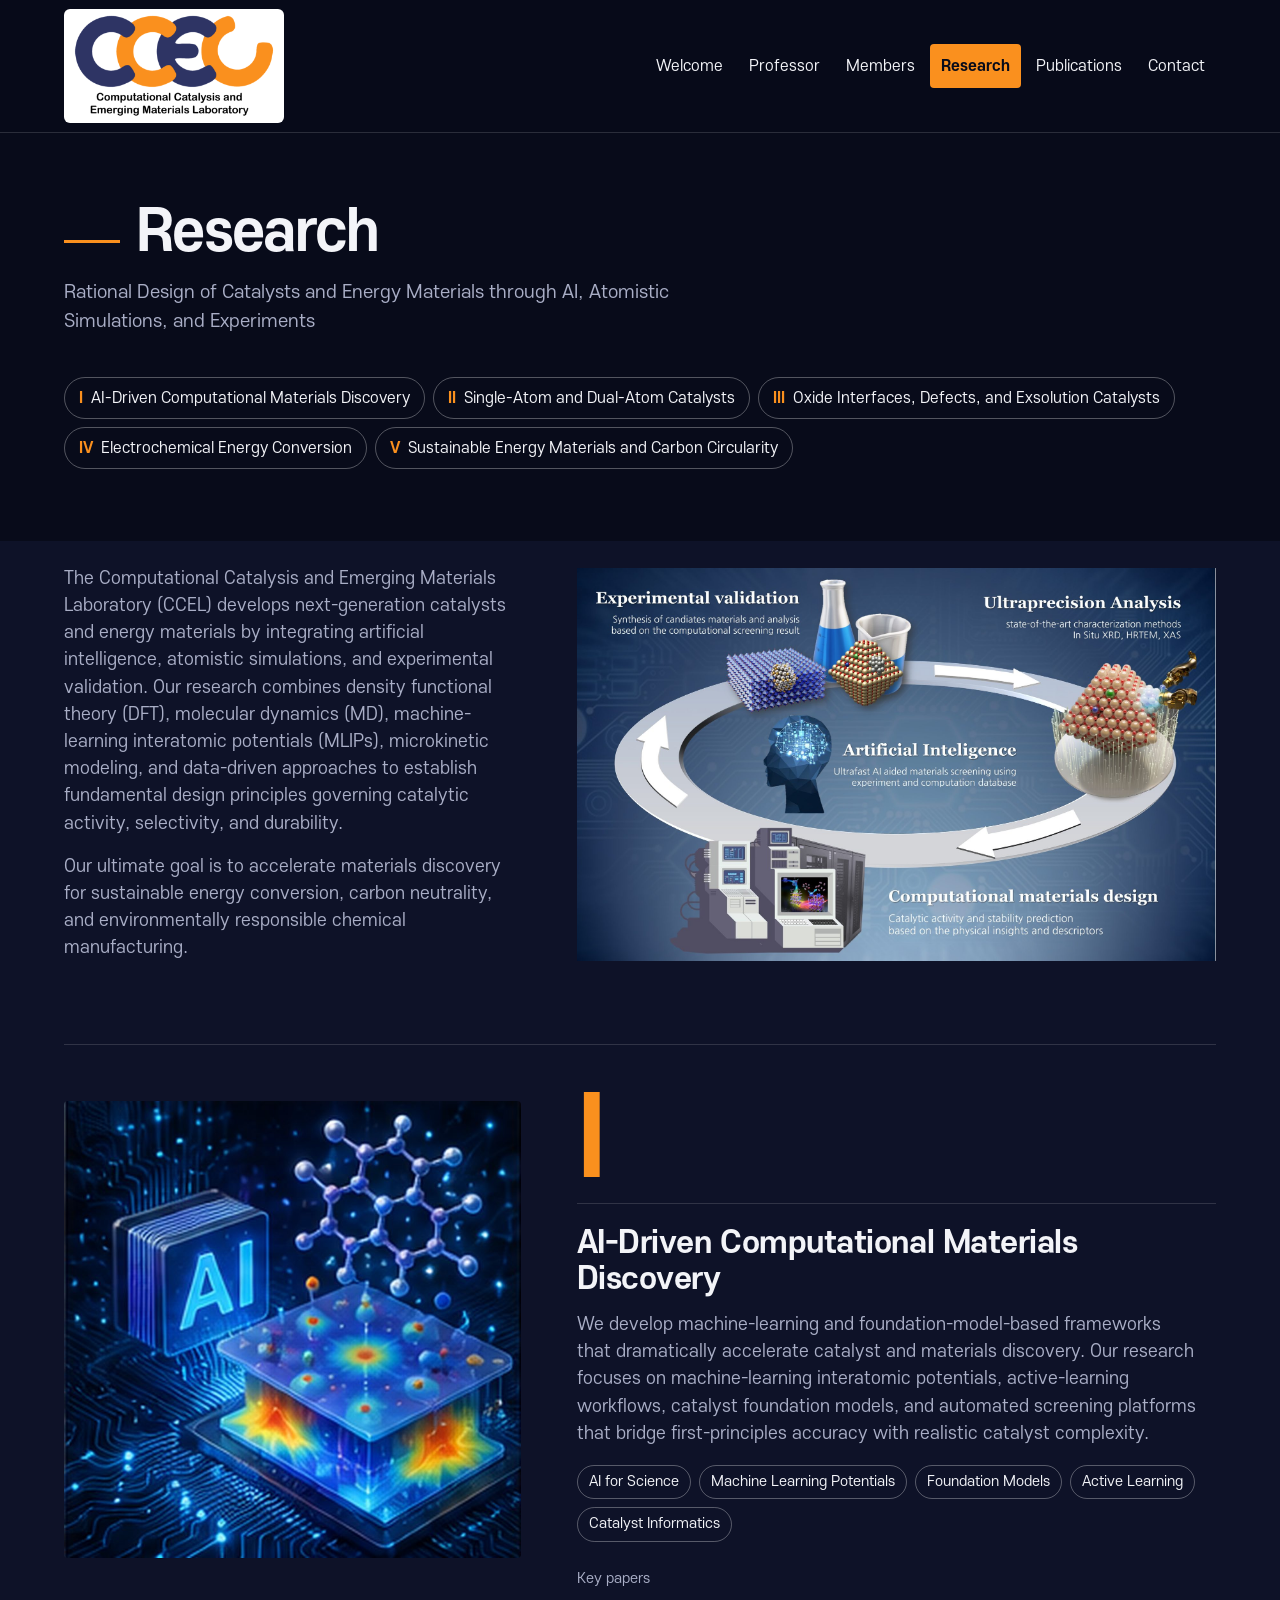
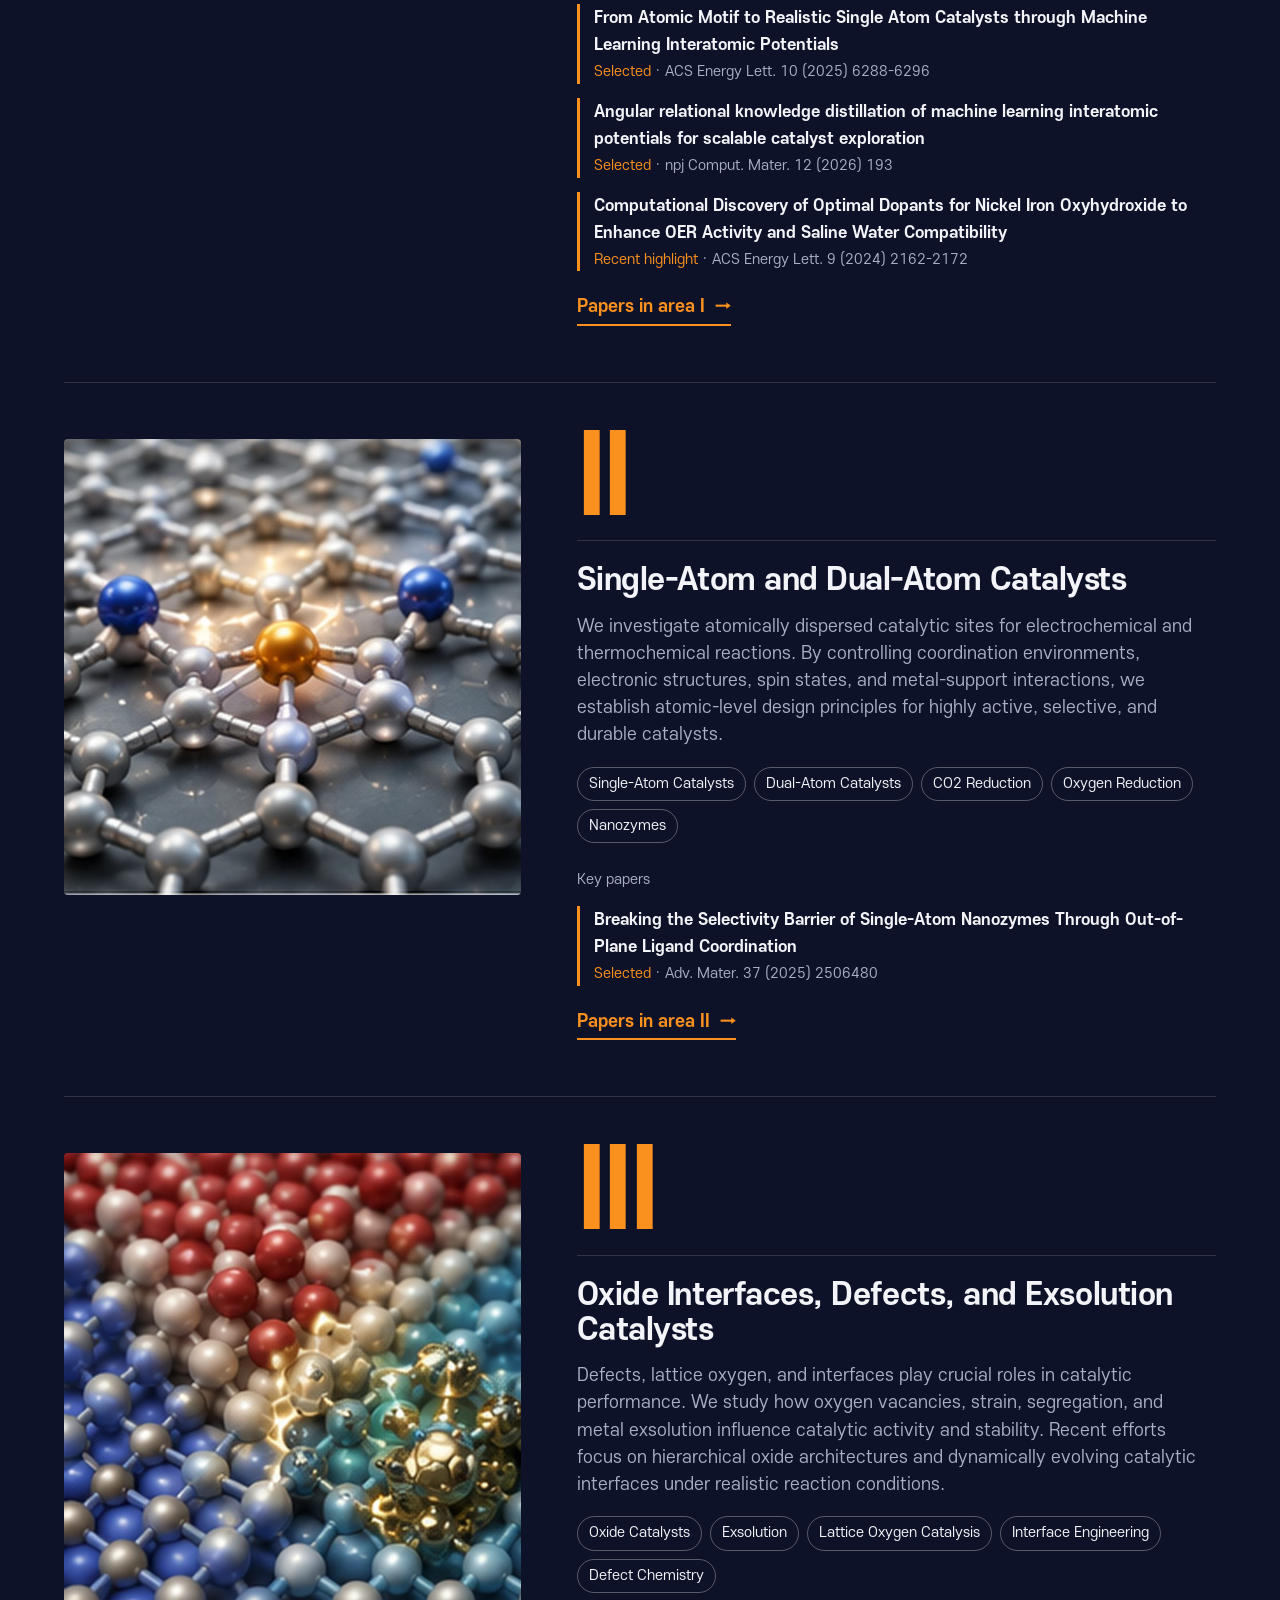
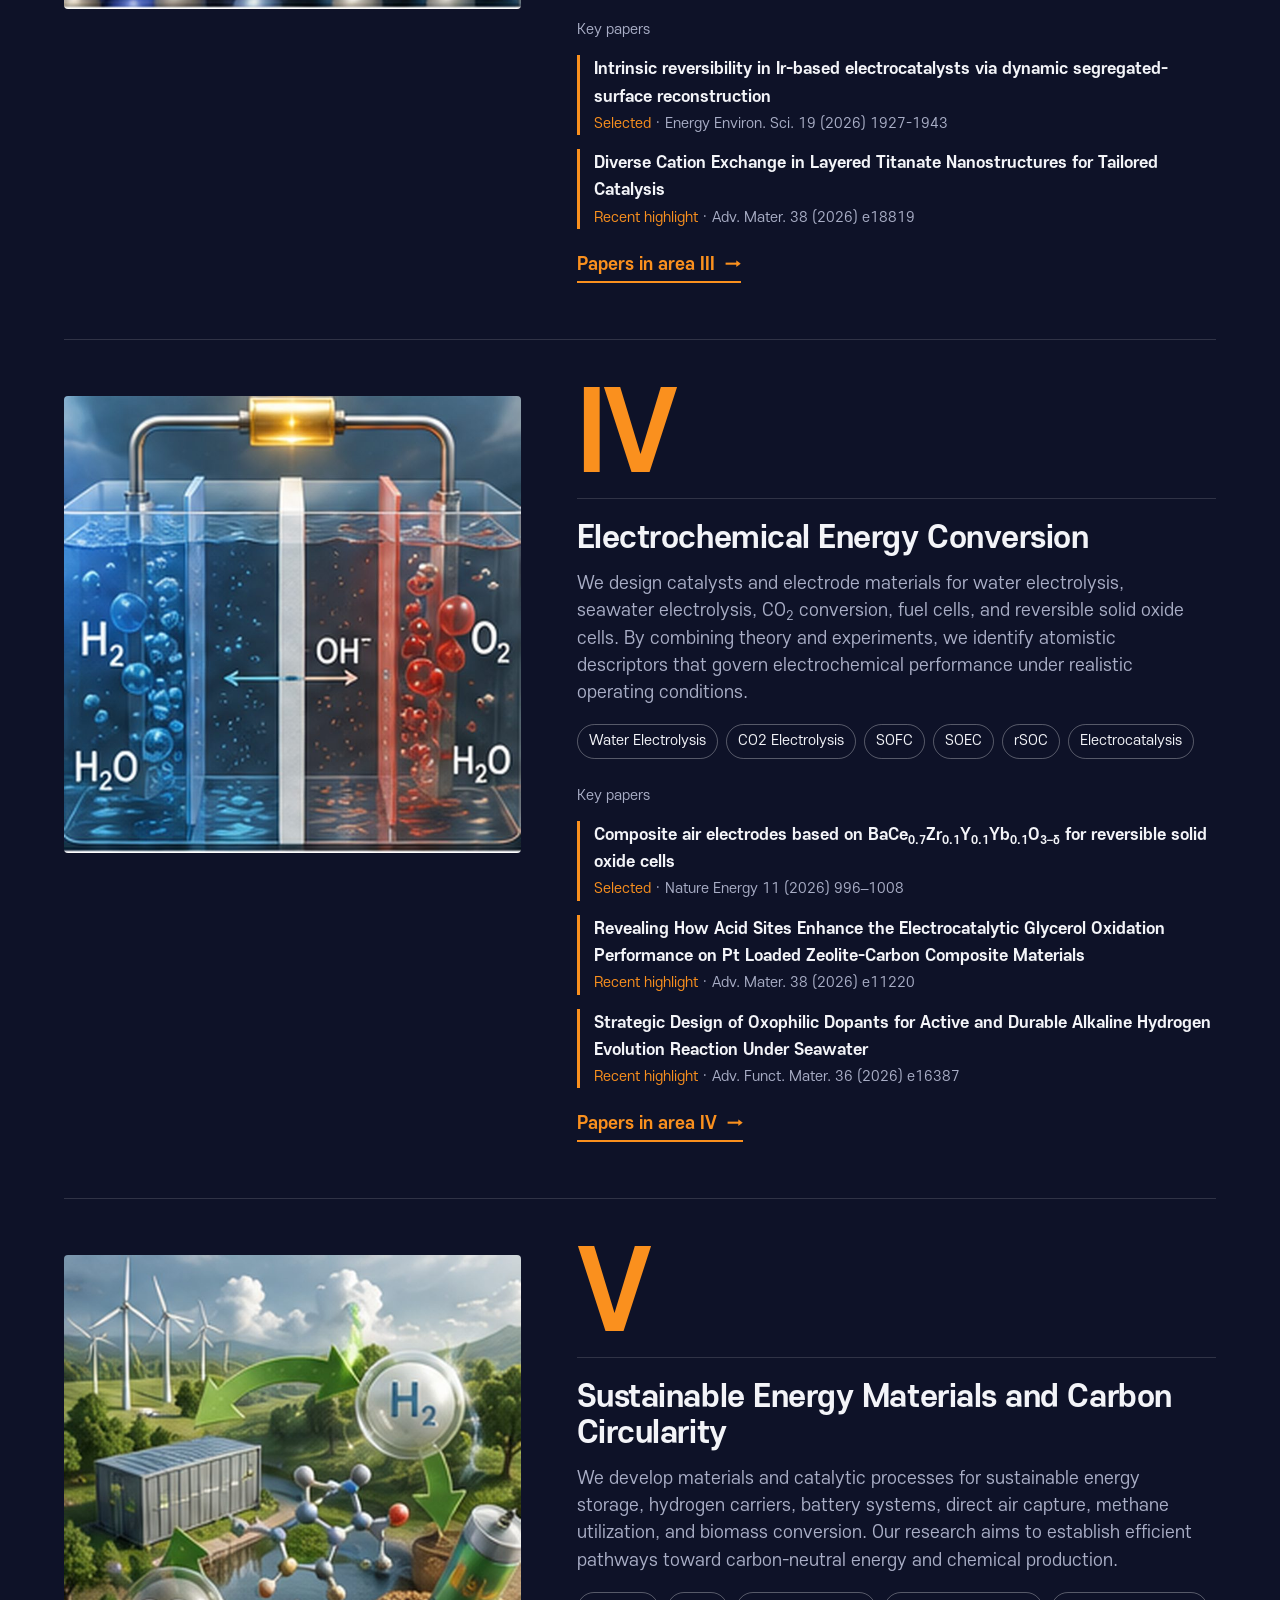
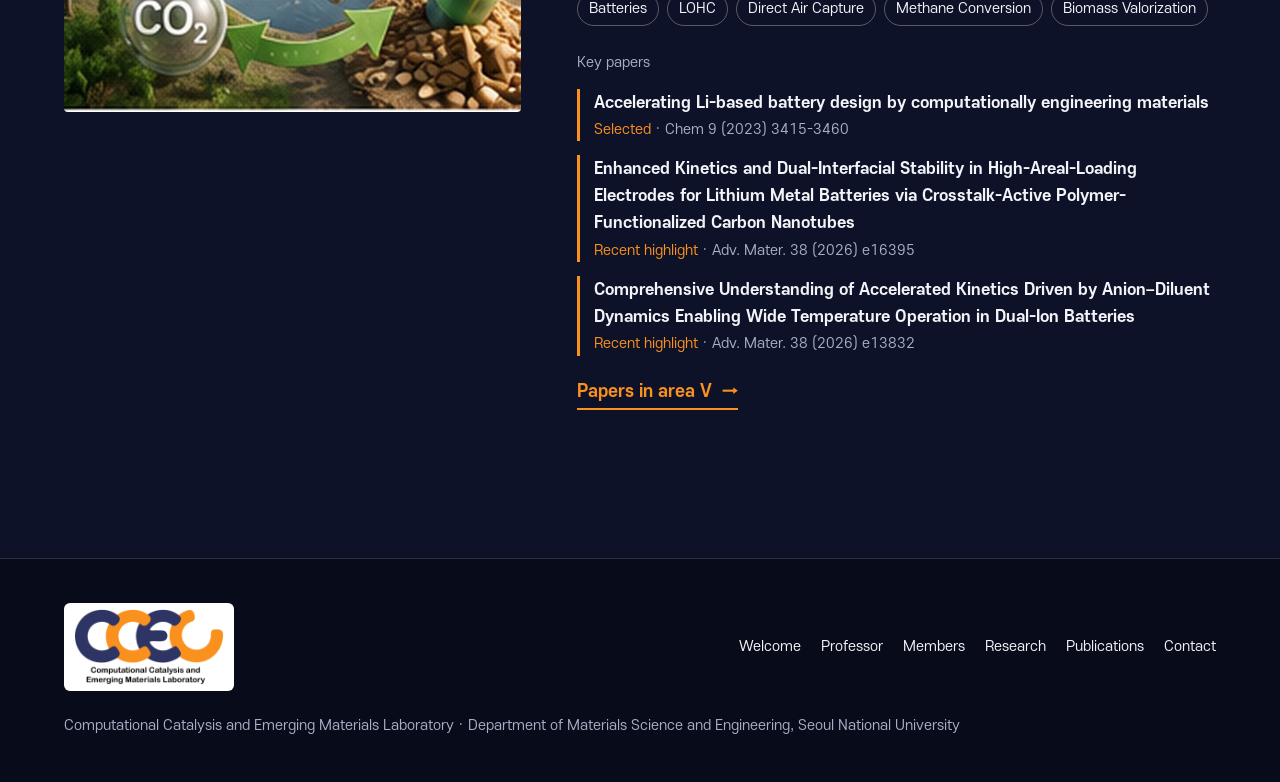
<file: research.html>
<!doctype html>
<html lang="en">
<head>
<meta name="robots" content="noindex, nofollow">
<meta charset="utf-8">
<meta name="viewport" content="width=device-width, initial-scale=1">
<title>Research · CCEL</title>
<link rel="stylesheet" href="_shared/brand/brand.css">
<link rel="stylesheet" href="css/site.css">
</head>
<body>
<a class="skip" href="#main">Skip to content</a>

<header class="site-head">
  <div class="head-in">
    <a class="brand" href="index.html" aria-label="CCEL home"><span class="ccel-logo-plate"><img class="ccel-logo" src="_shared/img/logo2.png" alt="CCEL" width="200" height="102"></span></a>
    <button class="menu-btn" type="button" aria-expanded="false" aria-controls="site-nav"><span class="bars" aria-hidden="true"></span>Menu</button>
    <nav class="site-nav" id="site-nav" aria-label="Main">
      <ol>
        <li><a href="index.html">Welcome</a></li>
        <li><a href="professor.html">Professor</a></li>
        <li><a href="members.html">Members</a></li>
        <li><a href="research.html" aria-current="page">Research</a></li>
        <li><a href="publications.html">Publications</a></li>
        <li><a href="contact.html">Contact</a></li>
      </ol>
    </nav>
  </div>
</header>

<main id="main">
  <section class="page-hero" aria-labelledby="page-h">
    <div class="wrap">
      <div class="sec-label"><span class="sec-no" aria-hidden="true"></span><h1 id="page-h">Research</h1></div>
      <p class="lead" id="lead"></p>
      <nav class="subnav" id="subnav" aria-label="Research areas"></nav>
    </div>
  </section>

  <section class="band dark-2" id="approach" aria-labelledby="approach-h" style="padding-top:24px">
    <div class="wrap">
      <h2 class="sr-only" id="approach-h">Approach and research areas</h2>
      <div class="intro-grid">
        <div id="research-intro"></div>
        <figure class="intro-fig" id="research-fig"></figure>
      </div>
      <div class="areas" id="areas"></div>
    </div>
  </section>
</main>

<footer class="site-foot slim">
  <div class="wrap">
    <div class="foot-base">
      <span class="ccel-logo-plate"><img class="ccel-logo" src="_shared/img/logo2.png" alt="CCEL" width="150" height="76" loading="lazy"></span>
      <nav aria-label="Footer"><ol>
        <li><a href="index.html">Welcome</a></li>
        <li><a href="professor.html">Professor</a></li>
        <li><a href="members.html">Members</a></li>
        <li><a href="research.html">Research</a></li>
        <li><a href="publications.html">Publications</a></li>
        <li><a href="contact.html">Contact</a></li>
      </ol></nav>
      <span id="foot-aff"></span>
    </div>
  </div>
</footer>

<script src="_shared/content.js"></script>
<script src="js/common.js"></script>
<script src="js/research.js"></script>
</body>
</html>
</file>
<file: _shared/brand/brand.css>
/* CCEL brand layer: shared by every candidate and the final site.
   Font = S-CoreDream (에스코어 드림), the typeface the current ccel.snu.ac.kr already uses (class ks4 etc.).
   Self-hosted so the IIS site has no CDN dependency. Logo = ../img/logo2.png (data: CCEL.lab.logo), used as-is. */
@font-face { font-family: 'S-CoreDream'; font-weight: 300; font-style: normal; font-display: swap;
  src: url('fonts/S-CoreDream-3Light.woff') format('woff'); }
@font-face { font-family: 'S-CoreDream'; font-weight: 400; font-style: normal; font-display: swap;
  src: url('fonts/S-CoreDream-4Regular.woff') format('woff'); }
@font-face { font-family: 'S-CoreDream'; font-weight: 500; font-style: normal; font-display: swap;
  src: url('fonts/S-CoreDream-5Medium.woff') format('woff'); }
@font-face { font-family: 'S-CoreDream'; font-weight: 700; font-style: normal; font-display: swap;
  src: url('fonts/S-CoreDream-6Bold.woff') format('woff'); }
:root { --ccel-font: 'S-CoreDream', 'Noto Sans KR', 'Apple SD Gothic Neo', 'Malgun Gothic', sans-serif; }

/* Official logo, unaltered. Put it on .ccel-logo-plate when the header background is dark. */
.ccel-logo { display: block; height: auto; width: 200px; max-width: 100%; }
.ccel-logo-plate { display: inline-block; background: #fff; border-radius: 6px; padding: 6px 10px; line-height: 0; }
@media (max-width: 768px) { .ccel-logo { width: 160px; } }
</file>
<file: css/site.css>
/* S8 Bold data — shared design system for index / research / members / publications.
   Dark ink + logo orange as the single accent, white reading surfaces for citations.
   Font: S-CoreDream only (../_shared/brand/brand.css), weights 400 and 700. */

:root {
  --ink: #080b1a;          /* page background, dark bands */
  --ink-2: #0e1228;        /* raised dark surface */
  --ink-line: rgba(255, 255, 255, .14);
  --fg: #f3f4f8;           /* text on dark */
  --fg-2: #a9aec6;         /* secondary text on dark (8:1 on --ink) */
  --navy: #2e3464;         /* logo navy */
  --orange: #fa901e;       /* logo orange: the one accent (on dark) */
  --orange-ink: #a35400;   /* orange for text on white (5.5:1) */
  --paper: #ffffff;
  --paper-2: #f1f2f6;
  --text: #0b0e1e;         /* text on white */
  --text-2: #4e5469;       /* secondary text on white (7.8:1) */
  --rule: #d9dce6;
  --pad: 64px;
  --maxw: 1312px;
  --hh: 132px;             /* full header height, updated by common.js */
  --hh-c: 110px;           /* compact header height, updated by common.js */
}

* { box-sizing: border-box; }
html { -webkit-text-size-adjust: 100%; }
@media (prefers-reduced-motion: no-preference) { html { scroll-behavior: smooth; } }
body {
  margin: 0; background: var(--ink); color: var(--fg);
  font-family: var(--ccel-font); font-weight: 400; font-size: 17px; line-height: 1.6;
  -webkit-font-smoothing: antialiased; text-rendering: optimizeLegibility;
}
button, input, select, textarea { font: inherit; color: inherit; }
img { max-width: 100%; }
a { color: inherit; }
sub, sup { font-size: .72em; line-height: 0; }
strong, b, h1, h2, h3, h4 { font-weight: 700; }
h1, h2, h3, h4, p, ol, ul, dl, dd, figure { margin: 0; }
ol, ul { padding: 0; list-style: none; }
:focus-visible { outline: 3px solid var(--orange); outline-offset: 3px; border-radius: 2px; }
.light :focus-visible { outline-color: var(--navy); }
.sr-only { position: absolute !important; width: 1px; height: 1px; padding: 0; margin: -1px; overflow: hidden;
  clip: rect(0 0 0 0); white-space: nowrap; border: 0; }
.skip { position: absolute; left: 12px; top: -60px; z-index: 100; background: var(--orange); color: var(--ink);
  padding: 10px 14px; font-weight: 700; text-decoration: none; }
.skip:focus { top: 12px; }
.wrap { width: min(100% - 2 * var(--pad), var(--maxw)); margin-inline: auto; }
.num { font-variant-numeric: tabular-nums; }
.nw { white-space: nowrap; }

/* ---------- header ---------- */
.site-head {
  position: fixed; inset: 0 0 auto 0; z-index: 50;
  background: rgba(8, 11, 26, .94); border-bottom: 1px solid var(--ink-line);
  -webkit-backdrop-filter: blur(10px); backdrop-filter: blur(10px);
}
.head-in { display: flex; align-items: center; gap: 24px; padding-block: 9px;
  width: min(100% - 2 * var(--pad), var(--maxw)); margin-inline: auto; }
.brand { display: inline-flex; flex: none; text-decoration: none; }
.ccel-logo-plate { padding: 6px 10px; }
.site-head .ccel-logo { width: 200px; transition: width .25s ease; }
.site-head.is-compact .ccel-logo { width: 156px; }
.site-nav { margin-left: auto; }
.site-nav ol { display: flex; gap: 4px; align-items: center; }
.site-nav a {
  display: inline-flex; align-items: baseline; gap: 7px; padding: 10px 11px; border-radius: 4px;
  text-decoration: none; color: var(--fg); font-size: 15px; white-space: nowrap;
}
.site-nav a .n { color: var(--orange); font-size: 12px; font-weight: 700; font-variant-numeric: tabular-nums; }
.site-nav a:hover { background: rgba(255, 255, 255, .08); }
.site-nav a[aria-current="page"] { background: var(--orange); color: var(--ink); font-weight: 700; }
.site-nav a[aria-current="page"] .n { color: var(--ink); }
.menu-btn { display: none; }

@media (max-width: 1180px) {
  .menu-btn {
    display: inline-flex; align-items: center; gap: 10px; margin-left: auto; padding: 10px 14px;
    background: transparent; border: 1px solid rgba(255, 255, 255, .35); border-radius: 4px; cursor: pointer;
    font-size: 15px;
  }
  .menu-btn .bars { width: 18px; height: 12px; position: relative; display: inline-block;
    border-top: 2px solid currentColor; border-bottom: 2px solid currentColor; }
  .menu-btn .bars::after { content: ""; position: absolute; left: 0; right: 0; top: 3px; border-top: 2px solid currentColor; }
  .site-nav { position: absolute; left: 0; right: 0; top: 100%; background: var(--ink); border-bottom: 1px solid var(--ink-line);
    display: none; margin: 0; max-height: calc(100vh - var(--hh-c)); overflow-y: auto; }
  .site-head.nav-open .site-nav { display: block; }
  .site-nav ol { flex-direction: column; align-items: stretch; gap: 0;
    width: min(100% - 2 * var(--pad), var(--maxw)); margin-inline: auto; padding-block: 8px 16px; }
  .site-nav a { display: flex; font-size: 20px; padding: 13px 4px; border-bottom: 1px solid var(--ink-line); border-radius: 0; }
  .site-nav a[aria-current="page"] { padding-inline: 10px; }
  .site-nav a .n { font-size: 14px; min-width: 26px; }
}

/* ---------- section scaffolding ---------- */
.band { padding-block: 92px; display: flow-root; }
.band.dark { background: var(--ink); color: var(--fg); }
.band.dark-2 { background: var(--ink-2); color: var(--fg); }
.band.light { background: var(--paper); color: var(--text); }
.band.light-2 { background: var(--paper-2); color: var(--text); }
.band.accent { background: var(--orange); color: var(--ink); }
section[id], [id].anchor { scroll-margin-top: calc(var(--hh-c) + 8px); }
#selected, #covers { scroll-margin-top: calc(var(--hh-c) + 96px); }

.sec-head { display: grid; grid-template-columns: 1fr auto; align-items: end; gap: 24px; margin-bottom: 44px; }
.sec-label { display: flex; align-items: baseline; gap: 16px; }
.sec-no { font-size: 18px; font-weight: 700; color: var(--orange); font-variant-numeric: tabular-nums;
  border-top: 3px solid currentColor; padding-top: 8px; min-width: 56px; }
.light .sec-no, .light-2 .sec-no { color: var(--orange-ink); }
.accent .sec-no { color: var(--ink); }
.sec-title { font-size: clamp(36px, 4.6vw, 64px); line-height: 1.04; letter-spacing: -.025em; }
.sec-aside { font-size: 15px; color: var(--fg-2); max-width: 46ch; text-align: right; }
.light .sec-aside, .light-2 .sec-aside { color: var(--text-2); }
.accent .sec-aside { color: var(--ink); }
.more { display: inline-flex; gap: 10px; align-items: center; font-weight: 700; font-size: 17px; text-decoration: none;
  border-bottom: 2px solid currentColor; padding-bottom: 3px; }
.more::after { content: "\2192"; }
.light .more { color: var(--text); }
.dark .more, .dark-2 .more { color: var(--orange); }
.accent .more { color: var(--ink); }
.ko { word-break: keep-all; overflow-wrap: anywhere; }

/* ---------- scroll stage (landing) ---------- */
.stage { position: relative; height: 240vh; background: var(--ink); }
.stage-pin { position: sticky; top: 0; height: 100vh; overflow: hidden; background: var(--ink); }
.stage-poster, .stage-canvas { position: absolute; inset: 0; width: 100%; height: 100%; display: block; }
.stage-poster { object-fit: cover; }
.stage-scrim { position: absolute; inset: 0; pointer-events: none;
  background:
    linear-gradient(to top, rgba(8, 11, 26, .93) 0%, rgba(8, 11, 26, .86) 20%, rgba(8, 11, 26, .66) 46%,
      rgba(8, 11, 26, .18) 74%, rgba(8, 11, 26, .42) 100%);
}
.stage-dim { position: absolute; inset: 0; pointer-events: none; background: var(--ink); opacity: var(--dim, 0); }
.stage-copy { position: absolute; left: 0; right: 0; }
.phase-a { bottom: 7vh; opacity: var(--a, 1); transform: translateY(calc((1 - var(--a, 1)) * -96px)); }
.phase-b { top: var(--hh); bottom: 0; display: flex; align-items: flex-end; padding-bottom: 11vh;
  opacity: var(--b, 0); transform: translateY(calc((1 - var(--b, 0)) * 36px)); }
.stage-copy[data-hidden] { visibility: hidden; }
.hero-title {
  font-size: clamp(40px, 4.7vw, 72px); line-height: 1.04; letter-spacing: -.03em; max-width: 15em;
  text-wrap: balance;
}
.hero-meta { margin-top: 30px; padding-top: 20px; border-top: 2px solid var(--orange); max-width: 1100px; }
.hero-tag { font-size: clamp(18px, 1.55vw, 22px); line-height: 1.45; color: var(--fg); max-width: 52em; }
.hero-aff { margin-top: 10px; font-size: 16px; color: var(--fg-2); }
.stage-cue { position: absolute; right: var(--pad); bottom: 7vh; display: flex; flex-direction: column; align-items: center; gap: 10px;
  font-size: 13px; color: var(--fg-2); opacity: var(--cue, 1); }
.stage-cue i { width: 2px; height: 56px; background: linear-gradient(var(--orange), transparent); display: block; }
/* phase B: the five research-area titles, each a link to its section on research.html (no counts) */
.phase-b .wrap { width: min(100% - 2 * var(--pad), var(--maxw)); }
.stage-label { font-size: 15px; color: var(--fg-2); margin-bottom: 22px; }
.area-index { display: grid; grid-template-columns: repeat(5, minmax(0, 1fr)); gap: 0; width: 100%; }
.area-index a { display: flex; flex-direction: column; gap: 16px; height: 100%; text-decoration: none; color: var(--fg);
  border-left: 2px solid var(--orange); padding: 0 22px 4px; }
.area-index .ai-no { font-size: clamp(48px, 5.4vw, 84px); line-height: .9; font-weight: 700; color: var(--orange); letter-spacing: -.03em; }
.area-index .ai-t { font-size: 18px; line-height: 1.35; font-weight: 700; }
.area-index a:hover .ai-t, .area-index a:focus-visible .ai-t { text-decoration: underline; text-underline-offset: 4px; }

/* ---------- year chart (publications.html) ---------- */
.fig-sub { font-size: 15px; color: var(--fg-2); margin-top: 6px; max-width: 60ch; }
.data-table { margin-top: 16px; font-size: 14px; color: var(--fg-2); }
.data-table summary { cursor: pointer; display: inline-block; }
.data-table table { border-collapse: collapse; margin-top: 10px; font-variant-numeric: tabular-nums; }
.data-table th, .data-table td { text-align: left; padding: 3px 28px 3px 0; border-bottom: 1px solid var(--ink-line); font-weight: 400; }
.data-table td { color: var(--fg); }
.chart { position: relative; }
.chart svg { display: block; overflow: visible; }
.chart svg text { font-family: var(--ccel-font); fill: var(--fg); }
.chart .t-muted { fill: var(--fg-2); }
.chart .t-val { font-weight: 700; }

/* ---------- research (research.html) ---------- */
.intro-grid { display: grid; grid-template-columns: 5fr 7fr; gap: 56px; align-items: start; }
.intro-grid p { color: var(--fg-2); font-size: 17px; }
.intro-grid p + p { margin-top: 16px; }
.intro-fig img { display: block; width: 100%; height: auto; aspect-ratio: 16 / 10; object-fit: contain; border-radius: 4px; }
.areas { margin-top: 80px; display: grid; gap: 0; }
.area { display: grid; grid-template-columns: minmax(260px, 5fr) 7fr; gap: 56px; padding-block: 56px; border-top: 1px solid var(--ink-line); }
.area-fig { position: relative; }
.area-fig img { display: block; width: 100%; height: auto; max-width: 480px; aspect-ratio: 1; object-fit: cover; border-radius: 4px; background: var(--ink-2); }
.area-top { margin-bottom: 22px; padding-bottom: 18px; border-bottom: 1px solid var(--ink-line); }
.area-no { display: block; font-size: clamp(72px, 8.4vw, 128px); line-height: .78; font-weight: 700; color: var(--orange); letter-spacing: -.03em; }
.area-title { font-size: clamp(24px, 2.4vw, 34px); line-height: 1.15; letter-spacing: -.015em; }
.area-sum { font-size: 17px; color: var(--fg-2); max-width: 62ch; margin-top: 14px; }
.kw { display: flex; flex-wrap: wrap; gap: 8px; margin-top: 18px; }
.kw li { font-size: 14px; padding: 5px 11px; border: 1px solid rgba(255, 255, 255, .3); border-radius: 999px; color: var(--fg); }
.keypapers { margin-top: 26px; display: grid; gap: 14px; }
.keypapers .kp-h { font-size: 14px; color: var(--fg-2); font-weight: 400; }
.kp { border-left: 3px solid var(--orange); padding-left: 14px; }
.kp a { text-decoration: none; font-weight: 700; font-size: 16px; line-height: 1.4; }
.kp a:hover { text-decoration: underline; }
.kp p { font-size: 14px; color: var(--fg-2); margin-top: 3px; }
.kp .tag { color: var(--orange); }
.area-links { margin-top: 22px; }

/* ---------- citations (white surface) ---------- */
.cite-title { font-size: 20px; line-height: 1.35; letter-spacing: -.005em; }
.cite-title a { text-decoration: none; }
.cite-title a:hover { text-decoration: underline; }
.cite-authors { font-size: 15px; line-height: 1.55; margin-top: 8px; color: var(--text-2); }
.cite-authors strong { color: var(--text); }
.cite-src { font-size: 15px; margin-top: 4px; color: var(--text); }
.cite-meta { display: flex; flex-wrap: wrap; gap: 6px 10px; margin-top: 10px; font-size: 13px; align-items: center; }
.chip { display: inline-flex; align-items: center; gap: 6px; padding: 3px 9px; border-radius: 3px; line-height: 1.4;
  background: var(--paper-2); color: var(--text); border: 1px solid var(--rule); }
.chip.area { background: var(--navy); color: #fff; border-color: var(--navy); font-weight: 700; }
.chip.hlt { background: #fff4e6; border-color: #f3c48d; color: #6b3800; }
.chip.st { background: var(--text); color: #fff; border-color: var(--text); }
.chip.if { font-variant-numeric: tabular-nums; }
.chip.if .prov { color: var(--orange-ink); font-weight: 700; }
.doi { color: var(--navy); font-weight: 700; text-decoration: none; word-break: break-all; }
.doi:hover { text-decoration: underline; }
.dark .chip, .dark-2 .chip { background: rgba(255, 255, 255, .06); color: var(--fg); border-color: var(--ink-line); }

.pins { counter-reset: pin; border-top: 3px solid var(--text); }
.pin { display: grid; grid-template-columns: 120px 1fr 150px; gap: 32px; padding-block: 34px; border-bottom: 1px solid var(--rule); }
.pin-no { font-size: 72px; line-height: .85; font-weight: 700; color: var(--navy); letter-spacing: -.04em; font-variant-numeric: tabular-nums; }
.pin-area { font-size: 14px; color: var(--orange-ink); font-weight: 700; margin-bottom: 8px; }
.cover-thumb { display: block; width: 100%; }
.cover-thumb img { display: block; width: 100%; height: auto; aspect-ratio: .76; object-fit: contain; background: var(--paper-2); border: 1px solid var(--rule); box-shadow: 0 10px 24px rgba(11, 14, 30, .14); }
.cover-thumb span { display: block; font-size: 12px; color: var(--text-2); margin-top: 6px; }

.hl-head { display: flex; justify-content: space-between; align-items: end; gap: 24px; margin: 96px 0 32px; flex-wrap: wrap; }
.hl-title { font-size: clamp(28px, 3vw, 40px); letter-spacing: -.02em; line-height: 1.1; }
.hl-grid { display: grid; grid-template-columns: repeat(2, 1fr); gap: 0 56px; border-top: 3px solid var(--text); }
.hl { display: grid; grid-template-columns: 112px 1fr; gap: 24px; padding-block: 28px; border-bottom: 1px solid var(--rule); }
.hl .cite-title { font-size: 17px; }
.hl .hl-note { font-size: 13px; color: var(--orange-ink); font-weight: 700; margin-bottom: 6px; }
.rules { margin-top: 40px; font-size: 14px; color: var(--text-2); max-width: 90ch; }
.rules summary { cursor: pointer; font-weight: 700; color: var(--text); }
.rules p { margin-top: 10px; }
.pub-links { display: flex; flex-wrap: wrap; gap: 20px 36px; margin-top: 48px; }

/* ---------- members ---------- */
.tdot { width: 9px; height: 9px; border-radius: 50%; flex: none; }
.tdot.computational { background: var(--orange); }
.tdot.experimental { background: var(--fg); }
.tdot.na { border: 2px solid var(--fg-2); }

/* link icons (only rendered for links that are set) */
.icons { display: inline-flex; gap: 6px; vertical-align: middle; }
.icons a { display: inline-grid; place-items: center; width: 26px; height: 26px; border-radius: 4px; color: var(--fg-2);
  border: 1px solid var(--ink-line); }
.icons a:hover { color: var(--ink); background: var(--orange); border-color: var(--orange); }
.icons svg { width: 14px; height: 14px; display: block; }
.light .icons a, .light-2 .icons a { color: var(--navy); border-color: var(--rule); background: #fff; }
.light .icons a:hover, .light-2 .icons a:hover { color: #fff; background: var(--navy); border-color: var(--navy); }

/* ---------- landing: 01 news + 02 open position (dark), 03 selected publications (white), 04 about (orange) ---------- */
.news-grid { display: grid; grid-template-columns: minmax(0, 7fr) minmax(0, 5fr); gap: 80px; }
.news-grid .sec-title { font-size: clamp(32px, 3.4vw, 48px); }
.news-grid .sec-head { margin-bottom: 32px; grid-template-columns: 1fr; gap: 10px; }
.news-grid .sec-aside { text-align: left; }
.news { border-top: 3px solid var(--fg); }
.news li { display: grid; grid-template-columns: 56px 1fr; gap: 16px; padding-block: 18px; border-bottom: 1px solid var(--ink-line); align-items: baseline; }
.news .nn { font-size: 26px; font-weight: 700; line-height: 1; color: var(--orange); font-variant-numeric: tabular-nums; }
.news p { font-size: 19px; line-height: 1.45; }
.news .nd { font-size: 14px; color: var(--fg-2); }
.opening-ko { font-size: 17px; line-height: 1.85; padding-top: 20px; border-top: 3px solid var(--fg); color: var(--fg); }
.join-mail { margin-top: 20px; padding-top: 16px; border-top: 1px solid var(--ink-line); font-size: 15px; color: var(--fg-2); }
.join-mail a { color: var(--orange); font-weight: 700; }

#publications .sec-aside { max-width: 64ch; }
.pins-c { display: grid; grid-template-columns: repeat(2, minmax(0, 1fr)); gap: 0 56px; border-top: 3px solid var(--text); }
.pc { display: grid; grid-template-columns: 60px minmax(0, 1fr); gap: 18px; padding-block: 26px; border-bottom: 1px solid var(--rule); }
.pc-no { font-size: 40px; line-height: .9; font-weight: 700; color: var(--navy); letter-spacing: -.03em; font-variant-numeric: tabular-nums; }
.pc-title { font-size: 19px; line-height: 1.38; letter-spacing: -.005em; }
.pc-title a { text-decoration: none; }
.pc-title a:hover { text-decoration: underline; }
.pc-src { font-size: 15px; margin-top: 8px; color: var(--text-2); overflow-wrap: anywhere; }
.pc-src .doi { white-space: nowrap; word-break: normal; }
.pub-links { display: flex; flex-wrap: wrap; gap: 20px 36px; margin-top: 40px; }

.about-grid { display: grid; grid-template-columns: minmax(0, 8fr) minmax(0, 3fr); gap: 72px; align-items: start; }
.about-ko { font-size: clamp(18px, 1.45vw, 21px); line-height: 1.85; color: var(--ink); max-width: 46em; }
.about-links { display: grid; gap: 18px; justify-items: start; padding-top: 6px; }

.site-foot { background: var(--ink); color: var(--fg); padding-block: 88px 44px; border-top: 1px solid var(--ink-line); }
.contact-grid { display: grid; grid-template-columns: 1.7fr repeat(4, minmax(0, 1fr)); gap: 32px; }
.contact-grid dt { font-size: 13px; color: var(--fg-2); margin-bottom: 6px; }
.contact-grid dd { font-size: 17px; }
.contact-grid dd a { color: var(--orange); }
.foot-base { display: flex; flex-wrap: wrap; justify-content: space-between; align-items: center; gap: 24px;
  margin-top: 56px; padding-top: 28px; border-top: 1px solid var(--ink-line); font-size: 14px; color: var(--fg-2); }
.foot-base .ccel-logo-plate img { width: 150px; height: auto; display: block; }
.foot-base nav ol { display: flex; flex-wrap: wrap; gap: 6px 20px; }
.foot-base nav a { text-decoration: none; color: var(--fg); }
.foot-base nav a:hover { color: var(--orange); }

/* ---------- inner pages (research, members, publications) ---------- */
.page-hero { padding-top: calc(var(--hh) + 72px); padding-bottom: 72px; background: var(--ink); position: relative; overflow: hidden; }
.page-hero h1 { font-size: clamp(40px, 4.4vw, 64px); line-height: 1; letter-spacing: -.03em; }
.page-hero .lead { margin-top: 18px; color: var(--fg-2); font-size: 18px; max-width: 60ch; }
.subnav { display: flex; flex-wrap: wrap; gap: 8px; margin-top: 40px; }
.subnav a { text-decoration: none; padding: 8px 14px; border: 1px solid rgba(255, 255, 255, .3); border-radius: 999px; font-size: 15px; }
.subnav a:hover { background: var(--fg); color: var(--ink); }
.subnav a .n { color: var(--orange); font-weight: 700; margin-right: 8px; }
.subnav a:hover .n { color: var(--orange-ink); }

/* members */
.prof-full { display: grid; grid-template-columns: 240px 1fr; gap: 48px; align-items: start; }
.prof-full img { width: 240px; height: auto; display: block; border-radius: 4px; }
.prof-full h2 { font-size: clamp(32px, 3.4vw, 48px); line-height: 1.05; letter-spacing: -.02em; }
.prof-full .role { margin-top: 10px; color: var(--text-2); font-size: 17px; }
.prof-full .role b { color: var(--text); }
.prof-meta { margin-top: 24px; display: grid; grid-template-columns: max-content 1fr; gap: 6px 20px; font-size: 16px; }
.prof-meta dt { color: var(--text-2); }
.prof-meta a { color: var(--navy); font-weight: 700; }
.edu { margin-top: 28px; }
.edu h3 { font-size: 15px; color: var(--text-2); font-weight: 400; margin-bottom: 8px; }
.edu li { padding-block: 8px; border-top: 1px solid var(--rule); font-size: 15px; }
.grp { margin-top: 96px; }
.grp-head { display: flex; align-items: baseline; gap: 18px; padding-bottom: 14px; border-bottom: 3px solid var(--text); margin-bottom: 28px; flex-wrap: wrap; }
.grp-head h2, .grp-head h3 { font-size: clamp(28px, 3vw, 40px); letter-spacing: -.02em; line-height: 1.1; }
.grp-head .c { font-size: 15px; color: var(--text-2); font-variant-numeric: tabular-nums; }
.grp-head .split { margin-left: auto; font-size: 14px; color: var(--text-2); }
.cards { display: grid; grid-template-columns: repeat(4, 1fr); gap: 40px 28px; }
.card .ph { aspect-ratio: 4 / 5; background: var(--paper-2); border-radius: 4px; overflow: hidden; display: grid; place-items: center; }
.card .ph img { width: 100%; height: 100%; object-fit: cover; object-position: 50% 20%; display: block; }
.card .ph .ini { font-size: 48px; font-weight: 700; color: var(--navy); }
.card h4 { font-size: 19px; line-height: 1.25; margin-top: 14px; }
.card .note { font-size: 13px; color: var(--text-2); margin-top: 2px; }
.type { display: inline-flex; align-items: center; gap: 7px; font-size: 13px; font-weight: 700; }
.card .type { margin-top: 8px; }
.type i { width: 10px; height: 10px; border-radius: 50%; display: inline-block; }
.type.computational i { background: var(--orange); }
.type.experimental i { background: var(--navy); }
.card .ra { font-size: 14px; margin-top: 6px; }
.card .deg { margin-top: 10px; font-size: 13px; color: var(--text-2); line-height: 1.5; }
.card .deg li + li { margin-top: 4px; }
.card .ct { margin-top: 10px; font-size: 13px; line-height: 1.5; overflow-wrap: anywhere; }
.card .ct a { color: var(--navy); }
.card .icons { margin-top: 10px; }
.alumni-grid { display: grid; grid-template-columns: repeat(3, 1fr); gap: 0 40px; }
.alum { padding-block: 18px; border-bottom: 1px solid var(--rule); }
.alum h4 { font-size: 17px; line-height: 1.3; display: flex; align-items: center; gap: 8px; flex-wrap: wrap; }
.alum .tdot { width: 9px; height: 9px; border-radius: 50%; display: inline-block; flex: none; }
.light .tdot.experimental, .light-2 .tdot.experimental { background: var(--navy); }
.light .tdot.na, .light-2 .tdot.na { border-color: var(--text-2); }
.alum .now { margin-top: 4px; font-size: 15px; font-weight: 700; color: var(--navy); }
.alum .deg { margin-top: 4px; font-size: 13px; color: var(--text-2); }
.alum .note { font-size: 13px; color: var(--text-2); font-weight: 400; }
/* members view switch (round v6): current members first, alumni behind the Alumni button */
.view-bar { margin-top: 40px; display: grid; gap: 18px; justify-items: start; }
.view-bar .subnav { margin-top: 0; }
.viewswitch { display: inline-flex; border: 2px solid var(--orange); border-radius: 6px; overflow: hidden; }
.viewswitch a { padding: 12px 22px; font-size: 17px; font-weight: 700; color: var(--fg); text-decoration: none; line-height: 1.3; }
.viewswitch a + a { border-left: 2px solid var(--orange); }
.viewswitch a:hover { background: rgba(255, 255, 255, .1); }
.viewswitch a[aria-current="true"] { background: var(--orange); color: var(--ink); }
.view-head { display: flex; align-items: baseline; flex-wrap: wrap; gap: 10px 18px; padding-bottom: 18px; border-bottom: 1px solid var(--rule); }
.view-head h2 { font-size: clamp(36px, 4vw, 56px); line-height: 1.05; letter-spacing: -.025em; }
.view-head .c { font-size: 15px; color: var(--text-2); }
.view-head .split { font-size: 14px; color: var(--text-2); }
.legend8 { margin-left: auto; display: flex; flex-wrap: wrap; gap: 8px 18px; }
.view .grp:first-child { margin-top: 56px; }
.alum-grp { margin-top: 56px; }
.alum-grp .grp-head { border-bottom-width: 2px; }
.alum-grp .grp-head h3 { font-size: 22px; }
.back-row { margin-top: 64px; }

/* professor (round v6) */
.cv-block + .cv-block { margin-top: 96px; }
.prof-links { display: flex; flex-wrap: wrap; gap: 4px 24px; }
.cv-row { display: grid; grid-template-columns: minmax(0, 4fr) minmax(0, 8fr); gap: 10px 48px; padding-block: 24px; border-bottom: 1px solid var(--rule); }
.cv-row:first-child { padding-top: 4px; }
.cv-org h3 { font-size: 20px; line-height: 1.3; letter-spacing: -.01em; }
.cv-place { font-size: 14px; color: var(--text-2); margin-top: 4px; }
.cv-items > li { display: grid; grid-template-columns: 196px minmax(0, 1fr); gap: 2px 24px; }
.cv-items > li + li { margin-top: 12px; }
.cv-date { font-size: 15px; font-weight: 700; color: var(--orange-ink); font-variant-numeric: tabular-nums; white-space: nowrap; padding-top: 2px; }
.cv-text { font-size: 17px; line-height: 1.45; }
.cv-note { font-size: 14.5px; color: var(--text-2); margin-top: 4px; line-height: 1.5; }

/* contact (round v6) */
.contact-split { display: grid; grid-template-columns: minmax(0, 7fr) minmax(0, 5fr); gap: 56px; align-items: start; }
.contact-photo img { display: block; width: 100%; height: auto; aspect-ratio: 6944 / 4496; border-radius: 4px; background: var(--paper-2); }
.contact-side h2 { font-size: clamp(28px, 2.6vw, 40px); line-height: 1.1; letter-spacing: -.02em; padding-bottom: 18px; border-bottom: 3px solid var(--text); }
.contact-list > div { padding-block: 14px; border-bottom: 1px solid var(--rule); }
.contact-list dt { font-size: 13px; color: var(--text-2); }
.contact-list dd { font-size: 17px; margin-top: 2px; overflow-wrap: anywhere; }
.contact-list a { color: var(--navy); font-weight: 700; }
.site-foot.slim { padding-block: 0 44px; }
.site-foot.slim .foot-base { margin-top: 0; border-top: 0; padding-top: 44px; }

/* publications page */
.ychart-wrap { margin-top: 44px; max-width: 980px; }
.ychart-wrap .chart svg .ybtn { cursor: pointer; }
.ychart-wrap .chart svg .ybtn:hover .bar, .ychart-wrap .chart svg .ybtn:focus .bar { fill: #ffb45e; }
.ychart-wrap .chart svg .ybtn.sel .bar { fill: var(--fg); }
.ychart-wrap .chart svg .ybtn:focus { outline: none; }
.ychart-wrap .chart svg .ybtn:focus-visible .bar { stroke: var(--fg); stroke-width: 2; }
.tools { position: sticky; top: var(--hh-c); z-index: 20; background: rgba(255, 255, 255, .97); border-bottom: 1px solid var(--rule); }
.tools-in > * { min-width: 0; }
.tools-in { display: grid; grid-template-columns: minmax(0, 1fr) auto; gap: 12px 24px; padding-block: 16px; align-items: center; }
.tabs { display: flex; gap: 4px; }
.tabs button { padding: 9px 16px; border: 1px solid var(--rule); background: #fff; border-radius: 4px; cursor: pointer; font-size: 15px; color: var(--text); }
.tabs button[aria-selected="true"] { background: var(--text); color: #fff; border-color: var(--text); font-weight: 700; }
.filters { display: flex; flex-wrap: wrap; gap: 10px; align-items: center; }
.filters input[type=search] { flex: 1 1 280px; min-width: 0; padding: 10px 14px; border: 2px solid var(--text); border-radius: 4px; font-size: 16px; background: #fff; color: var(--text); }
.filters select { padding: 9px 10px; border: 1px solid var(--rule); border-radius: 4px; background: #fff; font-size: 15px; color: var(--text); max-width: 100%; }
.filters label.chk { display: inline-flex; gap: 8px; align-items: center; font-size: 15px; color: var(--text); }
.count { font-size: 15px; color: var(--text-2); }
.count b { color: var(--text); font-variant-numeric: tabular-nums; }
.year-group { margin-top: 64px; }
.year-head { display: flex; align-items: baseline; gap: 18px; padding-bottom: 10px; border-bottom: 3px solid var(--text); position: relative; }
.year-head h2 { font-size: clamp(44px, 5vw, 72px); line-height: 1; letter-spacing: -.04em; font-variant-numeric: tabular-nums; }
.year-head .yc { font-size: 15px; color: var(--text-2); }
.sub-head { margin-top: 26px; font-size: 14px; font-weight: 700; color: var(--orange-ink); padding-bottom: 6px; border-bottom: 1px solid var(--rule); }
.entry { display: grid; grid-template-columns: 64px 1fr 92px; gap: 24px; padding-block: 24px; border-bottom: 1px solid var(--rule); }
.entry .eno { font-size: 15px; font-weight: 700; color: var(--text-2); font-variant-numeric: tabular-nums; padding-top: 3px; }
.entry.pending .cite-title { color: var(--text-2); }
.entry .cover-thumb img { box-shadow: none; }
.empty { padding: 48px 0; font-size: 18px; color: var(--text-2); }
.covers-grid { display: grid; grid-template-columns: repeat(auto-fill, minmax(180px, 1fr)); gap: 40px 28px; margin-top: 40px; }
.covers-grid figure img { display: block; width: 100%; height: auto; aspect-ratio: .76; object-fit: contain; background: var(--paper-2); border: 1px solid var(--rule); }
.covers-grid figcaption { font-size: 13px; line-height: 1.45; margin-top: 8px; color: var(--text-2); }
.covers-grid figcaption b { color: var(--text); font-weight: 700; }
[hidden] { display: none !important; }

/* ---------- responsive ---------- */
@media (max-width: 1100px) {
  :root { --pad: 40px; }
  .cards { grid-template-columns: repeat(3, 1fr); }
  .contact-grid { grid-template-columns: repeat(2, 1fr); }
  .alumni-grid { grid-template-columns: repeat(2, 1fr); }
  .area-index { grid-template-columns: repeat(3, minmax(0, 1fr)); row-gap: 28px; }
  .news-grid { gap: 48px; }
  .about-grid { gap: 48px; }
}
@media (max-width: 860px) {
  .intro-grid { grid-template-columns: 1fr; }
  .area { grid-template-columns: 1fr; gap: 28px; }
  .area-fig img { max-width: 360px; }
  .pin { grid-template-columns: 64px 1fr; }
  .pin .cover-thumb { grid-column: 2; max-width: 140px; }
  .pin-no { font-size: 44px; }
  .hl-grid { grid-template-columns: 1fr; }
  .news-grid { grid-template-columns: 1fr; gap: 72px; }
  .cv-row { grid-template-columns: 1fr; }
  .contact-split { grid-template-columns: 1fr; gap: 36px; }
  .pins-c { grid-template-columns: 1fr; }
  .about-grid { grid-template-columns: 1fr; gap: 32px; }
  .prof-full { grid-template-columns: 1fr; }
  .cards { grid-template-columns: repeat(2, 1fr); }
  .entry { grid-template-columns: 48px 1fr; }
  .entry .cover-thumb { grid-column: 2; max-width: 92px; }
  .sec-head { grid-template-columns: 1fr; }
  .sec-aside { text-align: left; }
}
@media (max-width: 767px) {
  :root { --pad: 18px; --hh: 103px; --hh-c: 103px; }
  body { font-size: 16px; }
  .band { padding-block: 72px; }
  .head-in { gap: 12px; padding-block: 8px; }
  .ccel-logo-plate { padding: 5px 8px; }
  .site-head .ccel-logo, .site-head.is-compact .ccel-logo { width: 150px; }
  .stage { height: 190vh; }
  .phase-a { bottom: 5vh; }
  .hero-title { font-size: clamp(26px, 7.4vw, 34px); line-height: 1.1; letter-spacing: -.02em; }
  .hero-meta { margin-top: 20px; padding-top: 14px; }
  .hero-tag { font-size: 16px; }
  .hero-aff { font-size: 14px; margin-top: 8px; }
  .stage-cue { display: none; }
  .phase-b { padding-bottom: 6vh; }
  .stage-label { margin-bottom: 12px; font-size: 14px; }
  .area-index { grid-template-columns: 1fr; row-gap: 0; }
  .area-index a { flex-direction: row; align-items: baseline; gap: 14px; padding: 11px 0 11px 14px; border-left-width: 2px; }
  .area-index li + li a { border-top: 1px solid var(--ink-line); }
  .area-index .ai-no { font-size: 26px; min-width: 40px; }
  .area-index .ai-t { font-size: 16px; }
  .sec-head { margin-bottom: 32px; }
  .sec-label { flex-direction: column; gap: 10px; }
  .news li { grid-template-columns: 1fr; gap: 6px; }
  .news .nn { font-size: 22px; }
  .news p { font-size: 17px; }
  .pc { grid-template-columns: 1fr; gap: 8px; }
  .pc-no { font-size: 28px; }
  .pc-title { font-size: 17px; }
  .about-ko { font-size: 17px; }
  .area-no { font-size: 72px; }
  .area { gap: 22px; padding-block: 44px; }
  .area-fig img { max-width: 240px; }
  .pin { grid-template-columns: 1fr; gap: 12px; padding-block: 26px; }
  .pin .cover-thumb { grid-column: 1; }
  .pin-no { font-size: 36px; }
  .hl { grid-template-columns: 80px 1fr; gap: 16px; }
  .contact-grid { grid-template-columns: 1fr; gap: 22px; }
  .page-hero { padding-top: calc(var(--hh) + 44px); padding-bottom: 48px; }
  .cards { grid-template-columns: 1fr 1fr; gap: 28px 16px; }
  .alumni-grid { grid-template-columns: 1fr; }
  .cv-items > li { grid-template-columns: 1fr; }
  .viewswitch a { padding: 10px 16px; font-size: 16px; }
  .legend8 { margin-left: 0; width: 100%; }
  .card h4 { font-size: 16px; }
  .tools { position: static; }
  .tools-in { grid-template-columns: minmax(0, 1fr); }
  .filters select { flex: 1 1 140px; width: 100%; min-width: 0; }
  .tabs { overflow-x: auto; }
  .entry { grid-template-columns: 1fr; gap: 6px; }
  .entry .cover-thumb { grid-column: 1; }
  .cite-title { font-size: 18px; }
  .covers-grid { grid-template-columns: repeat(2, 1fr); gap: 24px 16px; }
}

/* reduced motion: no scrubbing; poster still, content laid out normally */
@media (prefers-reduced-motion: reduce) {
  .stage { height: auto; }
  .stage-pin { position: relative; height: auto; min-height: 100vh; display: flex; flex-direction: column; justify-content: flex-end;
    padding-top: var(--hh); }
  .stage-canvas, .stage-cue, .stage-dim { display: none; }
  .stage-copy { position: relative; inset: auto; opacity: 1 !important; transform: none !important; visibility: visible !important; }
  .phase-a { padding-top: 30vh; }
  .phase-b { padding-block: 64px 80px; display: block; }
  .stage-scrim { background: linear-gradient(to top, rgba(8, 11, 26, .95) 0%, rgba(8, 11, 26, .9) 45%, rgba(8, 11, 26, .66) 70%, rgba(8, 11, 26, .3) 100%); }
  .site-head .ccel-logo { transition: none; }
}
</file>
